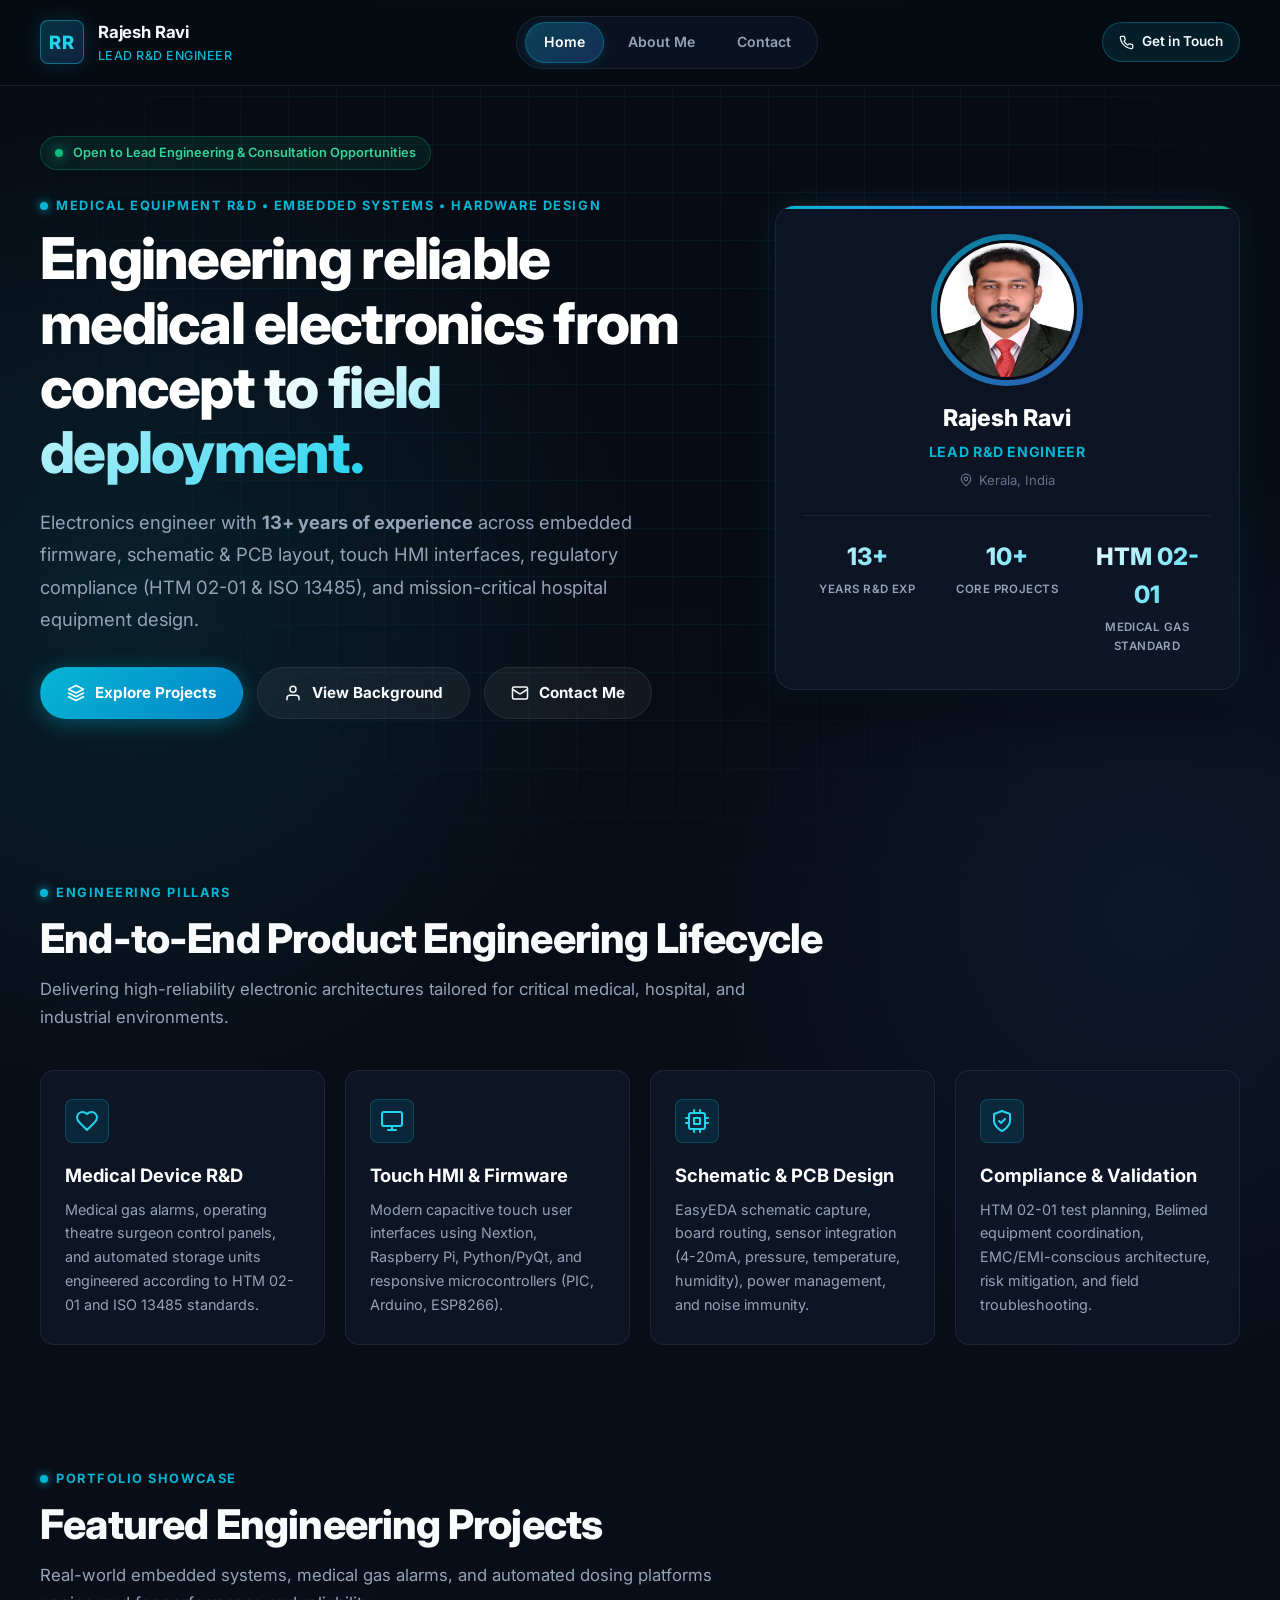
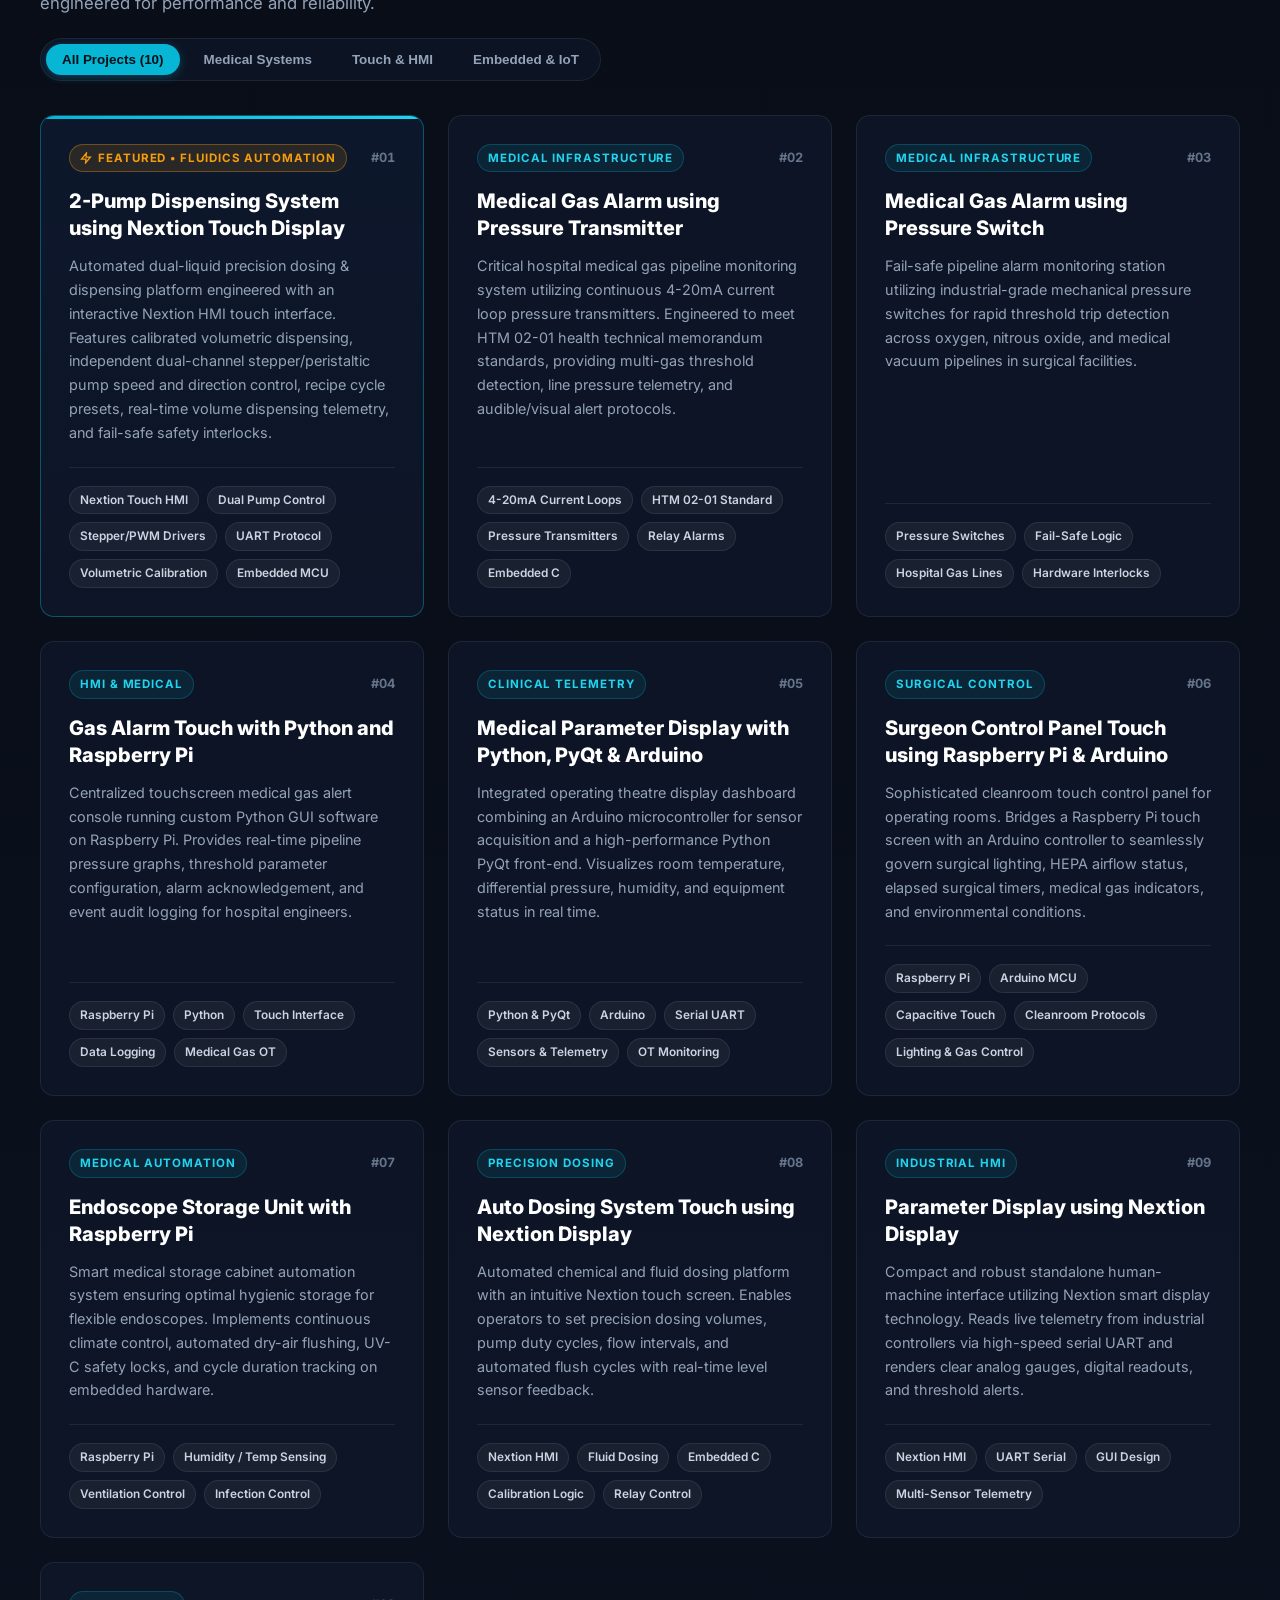
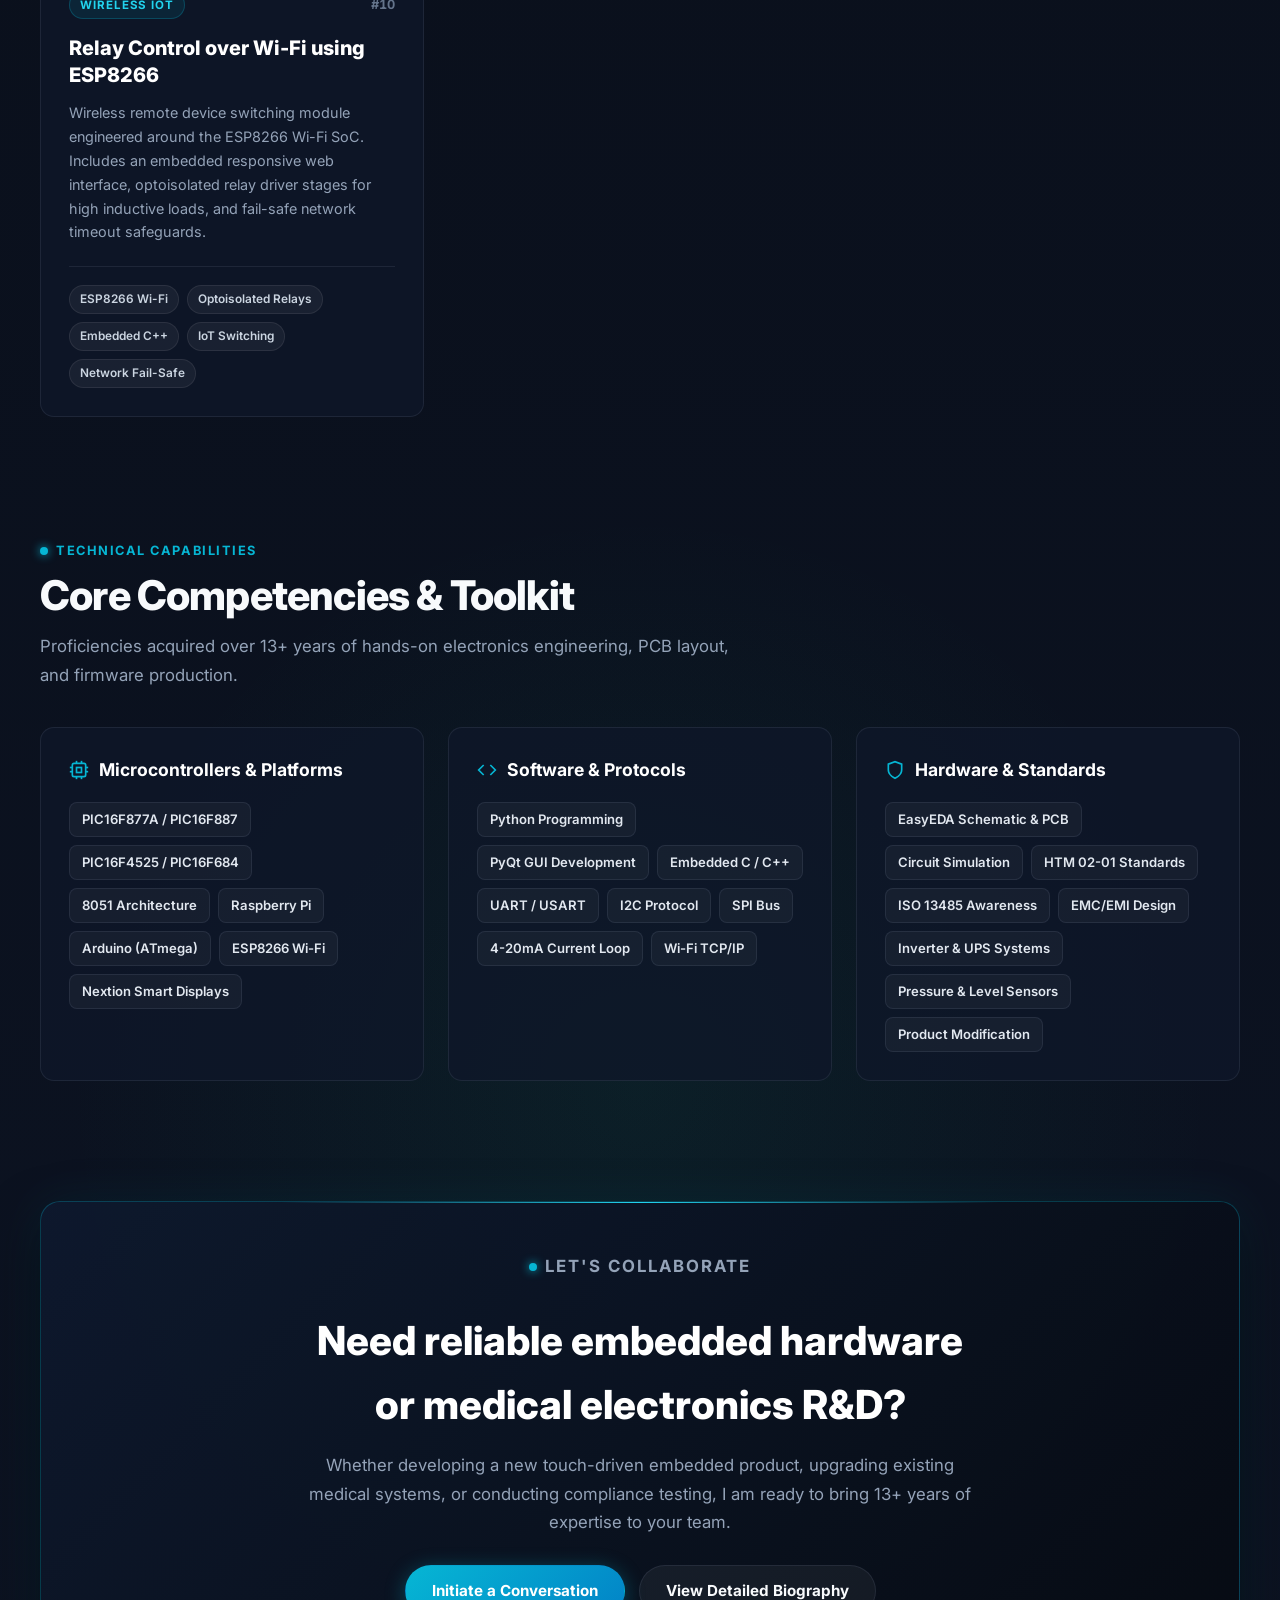
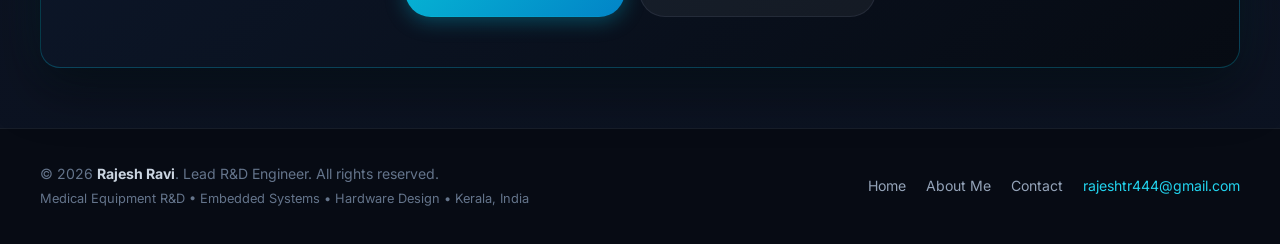
<file: index.html>
<!DOCTYPE html>
<html lang="en">
<head>
  <meta charset="UTF-8">
  <meta name="viewport" content="width=device-width, initial-scale=1.0">
  <title>Rajesh Ravi | Senior R&amp;D Engineer - Medical Equipment &amp; Embedded Systems</title>
  <meta name="description" content="Portfolio of Rajesh Ravi - Lead R&D Engineer with 13+ years specializing in Medical Equipment R&D, Embedded Systems, Hardware Design, Nextion Displays, and ISO 13485 / HTM 02-01 Standards.">
  <link rel="preconnect" href="https://fonts.googleapis.com">
  <link rel="preconnect" href="https://fonts.gstatic.com" crossorigin>
  <link href="https://fonts.googleapis.com/css2?family=Inter:wght@400;500;600;700;800&display=swap" rel="stylesheet">
  <link rel="stylesheet" href="styles.css">
</head>
<body>

  <!-- Navigation Header -->
  <header class="site-header">
    <div class="header-container">
      <a class="brand" href="index.html" aria-label="Rajesh Ravi - Home">
        <span class="brand-mark">RR</span>
        <span class="brand-text">
          <strong>Rajesh Ravi</strong>
          <small>Lead R&amp;D Engineer</small>
        </span>
      </a>

      <nav class="main-nav" aria-label="Primary navigation">
        <a class="active" href="index.html">Home</a>
        <a href="about.html">About Me</a>
        <a href="contact.html">Contact</a>
      </nav>

      <a class="header-cta" href="contact.html">
        <svg width="15" height="15" viewBox="0 0 24 24" fill="none" stroke="currentColor" stroke-width="2" stroke-linecap="round" stroke-linejoin="round"><path d="M22 16.92v3a2 2 0 0 1-2.18 2 19.79 19.79 0 0 1-8.63-3.07 19.5 19.5 0 0 1-6-6 19.79 19.79 0 0 1-3.07-8.67A2 2 0 0 1 4.11 2h3a2 2 0 0 1 2 1.72 12.84 12.84 0 0 0 .7 2.81 2 2 0 0 1-.45 2.11L8.09 9.91a16 16 0 0 0 6 6l1.27-1.27a2 2 0 0 1 2.11-.45 12.84 12.84 0 0 0 2.81.7A2 2 0 0 1 22 16.92z"></path></svg>
        <span>Get in Touch</span>
      </a>
    </div>
  </header>

  <main>
    <!-- Hero Section -->
    <section class="hero-section">
      <div class="hero-copy">
        <div class="status-badge">
          <span class="pulse-dot"></span>
          <span>Open to Lead Engineering &amp; Consultation Opportunities</span>
        </div>
        
        <p class="eyebrow">Medical Equipment R&amp;D • Embedded Systems • Hardware Design</p>
        
        <h1>Engineering reliable medical electronics from <span class="text-gradient">concept to field deployment.</span></h1>
        
        <p class="hero-lead">
          Electronics engineer with <strong>13+ years of experience</strong> across embedded firmware, schematic &amp; PCB layout, 
          touch HMI interfaces, regulatory compliance (HTM 02-01 &amp; ISO 13485), and mission-critical hospital equipment design.
        </p>

        <div class="hero-actions">
          <a class="btn primary" href="#projects">
            <svg width="18" height="18" viewBox="0 0 24 24" fill="none" stroke="currentColor" stroke-width="2" stroke-linecap="round" stroke-linejoin="round"><polygon points="12 2 2 7 12 12 22 7 12 2"></polygon><polyline points="2 17 12 22 22 17"></polyline><polyline points="2 12 12 17 22 12"></polyline></svg>
            <span>Explore Projects</span>
          </a>
          <a class="btn ghost" href="about.html">
            <svg width="18" height="18" viewBox="0 0 24 24" fill="none" stroke="currentColor" stroke-width="2" stroke-linecap="round" stroke-linejoin="round"><path d="M20 21v-2a4 4 0 0 0-4-4H8a4 4 0 0 0-4 4v2"></path><circle cx="12" cy="7" r="4"></circle></svg>
            <span>View Background</span>
          </a>
          <a class="btn ghost" href="contact.html">
            <svg width="18" height="18" viewBox="0 0 24 24" fill="none" stroke="currentColor" stroke-width="2" stroke-linecap="round" stroke-linejoin="round"><rect x="2" y="4" width="20" height="16" rx="2"></rect><path d="m22 7-8.97 5.7a1.94 1.94 0 0 1-2.06 0L2 7"></path></svg>
            <span>Contact Me</span>
          </a>
        </div>
      </div>

      <!-- Hero Profile Card -->
      <aside class="hero-profile-card" aria-label="Professional highlights">
        <div class="profile-avatar-wrapper">
          <img src="rajesh-ravi-photo.jpg" alt="Rajesh Ravi - Lead R&D Engineer">
        </div>
        <h2 class="profile-name">Rajesh Ravi</h2>
        <p class="profile-role">Lead R&amp;D Engineer</p>
        <p class="profile-location">
          <svg width="14" height="14" viewBox="0 0 24 24" fill="none" stroke="currentColor" stroke-width="2" stroke-linecap="round" stroke-linejoin="round"><path d="M20 10c0 6-8 12-8 12s-8-6-8-12a8 8 0 0 1 16 0Z"></path><circle cx="12" cy="10" r="3"></circle></svg>
          <span>Kerala, India</span>
        </p>

        <div class="hero-stats-row">
          <div class="stat-item">
            <strong>13+</strong>
            <span>Years R&amp;D Exp</span>
          </div>
          <div class="stat-item">
            <strong>10+</strong>
            <span>Core Projects</span>
          </div>
          <div class="stat-item">
            <strong>HTM 02-01</strong>
            <span>Medical Gas Standard</span>
          </div>
        </div>
      </aside>
    </section>

    <!-- Core Engineering Competencies -->
    <section class="competencies-section">
      <div class="section-header">
        <p class="eyebrow">Engineering Pillars</p>
        <h2 class="section-title">End-to-End Product Engineering Lifecycle</h2>
        <p class="section-subtitle">Delivering high-reliability electronic architectures tailored for critical medical, hospital, and industrial environments.</p>
      </div>

      <div class="competency-grid">
        <article class="competency-card">
          <div class="competency-icon">
            <svg width="24" height="24" viewBox="0 0 24 24" fill="none" stroke="currentColor" stroke-width="2" stroke-linecap="round" stroke-linejoin="round"><path d="M19 14c1.49-1.46 3-3.21 3-5.5A5.5 5.5 0 0 0 16.5 3c-1.76 0-3 .5-4.5 2-1.5-1.5-2.74-2-4.5-2A5.5 5.5 0 0 0 2 8.5c0 2.3 1.5 4.05 3 5.5l7 7Z"></path></svg>
          </div>
          <h3>Medical Device R&amp;D</h3>
          <p>Medical gas alarms, operating theatre surgeon control panels, and automated storage units engineered according to HTM 02-01 and ISO 13485 standards.</p>
        </article>

        <article class="competency-card">
          <div class="competency-icon">
            <svg width="24" height="24" viewBox="0 0 24 24" fill="none" stroke="currentColor" stroke-width="2" stroke-linecap="round" stroke-linejoin="round"><rect x="2" y="3" width="20" height="14" rx="2" ry="2"></rect><line x1="8" y1="21" x2="16" y2="21"></line><line x1="12" y1="17" x2="12" y2="21"></line></svg>
          </div>
          <h3>Touch HMI &amp; Firmware</h3>
          <p>Modern capacitive touch user interfaces using Nextion, Raspberry Pi, Python/PyQt, and responsive microcontrollers (PIC, Arduino, ESP8266).</p>
        </article>

        <article class="competency-card">
          <div class="competency-icon">
            <svg width="24" height="24" viewBox="0 0 24 24" fill="none" stroke="currentColor" stroke-width="2" stroke-linecap="round" stroke-linejoin="round"><rect x="4" y="4" width="16" height="16" rx="2"></rect><rect x="9" y="9" width="6" height="6"></rect><line x1="9" y1="1" x2="9" y2="4"></line><line x1="15" y1="1" x2="15" y2="4"></line><line x1="9" y1="20" x2="9" y2="23"></line><line x1="15" y1="20" x2="15" y2="23"></line><line x1="20" y1="9" x2="23" y2="9"></line><line x1="20" y1="14" x2="23" y2="14"></line><line x1="1" y1="9" x2="4" y2="9"></line><line x1="1" y1="14" x2="4" y2="14"></line></svg>
          </div>
          <h3>Schematic &amp; PCB Design</h3>
          <p>EasyEDA schematic capture, board routing, sensor integration (4-20mA, pressure, temperature, humidity), power management, and noise immunity.</p>
        </article>

        <article class="competency-card">
          <div class="competency-icon">
            <svg width="24" height="24" viewBox="0 0 24 24" fill="none" stroke="currentColor" stroke-width="2" stroke-linecap="round" stroke-linejoin="round"><path d="M12 22s8-4 8-10V5l-8-3-8 3v7c0 6 8 10 8 10z"></path><path d="m9 12 2 2 4-4"></path></svg>
          </div>
          <h3>Compliance &amp; Validation</h3>
          <p>HTM 02-01 test planning, Belimed equipment coordination, EMC/EMI-conscious architecture, risk mitigation, and field troubleshooting.</p>
        </article>
      </div>
    </section>

    <!-- Engineering Projects Showcase -->
    <section id="projects" class="projects-section">
      <div class="projects-header-wrapper">
        <div class="section-header" style="margin-bottom: 0;">
          <p class="eyebrow">Portfolio Showcase</p>
          <h2 class="section-title">Featured Engineering Projects</h2>
          <p class="section-subtitle">Real-world embedded systems, medical gas alarms, and automated dosing platforms engineered for performance and reliability.</p>
        </div>

        <!-- Filter Tabs -->
        <div class="filter-tabs" role="tablist" aria-label="Project filter tabs">
          <button class="filter-btn active" data-filter="all">All Projects (10)</button>
          <button class="filter-btn" data-filter="medical">Medical Systems</button>
          <button class="filter-btn" data-filter="hmi">Touch &amp; HMI</button>
          <button class="filter-btn" data-filter="embedded">Embedded &amp; IoT</button>
        </div>
      </div>

      <div class="projects-grid">
        
        <!-- PROJECT 1: 2-Pump Dispensing System using Nextion Touch Display (NEW & FEATURED) -->
        <article class="project-card featured" data-category="hmi embedded">
          <div class="card-top">
            <span class="project-category-tag">
              <svg width="12" height="12" viewBox="0 0 24 24" fill="none" stroke="currentColor" stroke-width="2.5"><polygon points="13 2 3 14 12 14 11 22 21 10 12 10 13 2"></polygon></svg>
              Featured • Fluidics Automation
            </span>
            <span class="project-id">#01</span>
          </div>
          <h3 class="project-title">2-Pump Dispensing System using Nextion Touch Display</h3>
          <p class="project-desc">
            Automated dual-liquid precision dosing &amp; dispensing platform engineered with an interactive Nextion HMI touch interface. Features calibrated volumetric dispensing, independent dual-channel stepper/peristaltic pump speed and direction control, recipe cycle presets, real-time volume dispensing telemetry, and fail-safe safety interlocks.
          </p>
          <div class="tech-tag-group">
            <span class="tech-tag">Nextion Touch HMI</span>
            <span class="tech-tag">Dual Pump Control</span>
            <span class="tech-tag">Stepper/PWM Drivers</span>
            <span class="tech-tag">UART Protocol</span>
            <span class="tech-tag">Volumetric Calibration</span>
            <span class="tech-tag">Embedded MCU</span>
          </div>
        </article>

        <!-- PROJECT 2: Medical Gas Alarm using Pressure Transmitter -->
        <article class="project-card" data-category="medical">
          <div class="card-top">
            <span class="project-category-tag">Medical Infrastructure</span>
            <span class="project-id">#02</span>
          </div>
          <h3 class="project-title">Medical Gas Alarm using Pressure Transmitter</h3>
          <p class="project-desc">
            Critical hospital medical gas pipeline monitoring system utilizing continuous 4-20mA current loop pressure transmitters. Engineered to meet HTM 02-01 health technical memorandum standards, providing multi-gas threshold detection, line pressure telemetry, and audible/visual alert protocols.
          </p>
          <div class="tech-tag-group">
            <span class="tech-tag">4-20mA Current Loops</span>
            <span class="tech-tag">HTM 02-01 Standard</span>
            <span class="tech-tag">Pressure Transmitters</span>
            <span class="tech-tag">Relay Alarms</span>
            <span class="tech-tag">Embedded C</span>
          </div>
        </article>

        <!-- PROJECT 3: Medical Gas Alarm using Pressure Switch -->
        <article class="project-card" data-category="medical">
          <div class="card-top">
            <span class="project-category-tag">Medical Infrastructure</span>
            <span class="project-id">#03</span>
          </div>
          <h3 class="project-title">Medical Gas Alarm using Pressure Switch</h3>
          <p class="project-desc">
            Fail-safe pipeline alarm monitoring station utilizing industrial-grade mechanical pressure switches for rapid threshold trip detection across oxygen, nitrous oxide, and medical vacuum pipelines in surgical facilities.
          </p>
          <div class="tech-tag-group">
            <span class="tech-tag">Pressure Switches</span>
            <span class="tech-tag">Fail-Safe Logic</span>
            <span class="tech-tag">Hospital Gas Lines</span>
            <span class="tech-tag">Hardware Interlocks</span>
          </div>
        </article>

        <!-- PROJECT 4: Gas Alarm Touch with Python & Raspberry Pi -->
        <article class="project-card" data-category="medical hmi">
          <div class="card-top">
            <span class="project-category-tag">HMI &amp; Medical</span>
            <span class="project-id">#04</span>
          </div>
          <h3 class="project-title">Gas Alarm Touch with Python and Raspberry Pi</h3>
          <p class="project-desc">
            Centralized touchscreen medical gas alert console running custom Python GUI software on Raspberry Pi. Provides real-time pipeline pressure graphs, threshold parameter configuration, alarm acknowledgement, and event audit logging for hospital engineers.
          </p>
          <div class="tech-tag-group">
            <span class="tech-tag">Raspberry Pi</span>
            <span class="tech-tag">Python</span>
            <span class="tech-tag">Touch Interface</span>
            <span class="tech-tag">Data Logging</span>
            <span class="tech-tag">Medical Gas OT</span>
          </div>
        </article>

        <!-- PROJECT 5: Medical Parameter Display with Python, PyQt and Arduino -->
        <article class="project-card" data-category="medical hmi embedded">
          <div class="card-top">
            <span class="project-category-tag">Clinical Telemetry</span>
            <span class="project-id">#05</span>
          </div>
          <h3 class="project-title">Medical Parameter Display with Python, PyQt &amp; Arduino</h3>
          <p class="project-desc">
            Integrated operating theatre display dashboard combining an Arduino microcontroller for sensor acquisition and a high-performance Python PyQt front-end. Visualizes room temperature, differential pressure, humidity, and equipment status in real time.
          </p>
          <div class="tech-tag-group">
            <span class="tech-tag">Python &amp; PyQt</span>
            <span class="tech-tag">Arduino</span>
            <span class="tech-tag">Serial UART</span>
            <span class="tech-tag">Sensors &amp; Telemetry</span>
            <span class="tech-tag">OT Monitoring</span>
          </div>
        </article>

        <!-- PROJECT 6: Surgeon Control Panel Touch using Raspberry Pi & Arduino -->
        <article class="project-card" data-category="medical hmi embedded">
          <div class="card-top">
            <span class="project-category-tag">Surgical Control</span>
            <span class="project-id">#06</span>
          </div>
          <h3 class="project-title">Surgeon Control Panel Touch using Raspberry Pi &amp; Arduino</h3>
          <p class="project-desc">
            Sophisticated cleanroom touch control panel for operating rooms. Bridges a Raspberry Pi touch screen with an Arduino controller to seamlessly govern surgical lighting, HEPA airflow status, elapsed surgical timers, medical gas indicators, and environmental conditions.
          </p>
          <div class="tech-tag-group">
            <span class="tech-tag">Raspberry Pi</span>
            <span class="tech-tag">Arduino MCU</span>
            <span class="tech-tag">Capacitive Touch</span>
            <span class="tech-tag">Cleanroom Protocols</span>
            <span class="tech-tag">Lighting &amp; Gas Control</span>
          </div>
        </article>

        <!-- PROJECT 7: Endoscope Storage Unit with Raspberry Pi -->
        <article class="project-card" data-category="medical embedded">
          <div class="card-top">
            <span class="project-category-tag">Medical Automation</span>
            <span class="project-id">#07</span>
          </div>
          <h3 class="project-title">Endoscope Storage Unit with Raspberry Pi</h3>
          <p class="project-desc">
            Smart medical storage cabinet automation system ensuring optimal hygienic storage for flexible endoscopes. Implements continuous climate control, automated dry-air flushing, UV-C safety locks, and cycle duration tracking on embedded hardware.
          </p>
          <div class="tech-tag-group">
            <span class="tech-tag">Raspberry Pi</span>
            <span class="tech-tag">Humidity / Temp Sensing</span>
            <span class="tech-tag">Ventilation Control</span>
            <span class="tech-tag">Infection Control</span>
          </div>
        </article>

        <!-- PROJECT 8: Auto Dosing System Touch using Nextion Display -->
        <article class="project-card" data-category="hmi embedded">
          <div class="card-top">
            <span class="project-category-tag">Precision Dosing</span>
            <span class="project-id">#08</span>
          </div>
          <h3 class="project-title">Auto Dosing System Touch using Nextion Display</h3>
          <p class="project-desc">
            Automated chemical and fluid dosing platform with an intuitive Nextion touch screen. Enables operators to set precision dosing volumes, pump duty cycles, flow intervals, and automated flush cycles with real-time level sensor feedback.
          </p>
          <div class="tech-tag-group">
            <span class="tech-tag">Nextion HMI</span>
            <span class="tech-tag">Fluid Dosing</span>
            <span class="tech-tag">Embedded C</span>
            <span class="tech-tag">Calibration Logic</span>
            <span class="tech-tag">Relay Control</span>
          </div>
        </article>

        <!-- PROJECT 9: Parameter Display using Nextion Display -->
        <article class="project-card" data-category="hmi embedded">
          <div class="card-top">
            <span class="project-category-tag">Industrial HMI</span>
            <span class="project-id">#09</span>
          </div>
          <h3 class="project-title">Parameter Display using Nextion Display</h3>
          <p class="project-desc">
            Compact and robust standalone human-machine interface utilizing Nextion smart display technology. Reads live telemetry from industrial controllers via high-speed serial UART and renders clear analog gauges, digital readouts, and threshold alerts.
          </p>
          <div class="tech-tag-group">
            <span class="tech-tag">Nextion HMI</span>
            <span class="tech-tag">UART Serial</span>
            <span class="tech-tag">GUI Design</span>
            <span class="tech-tag">Multi-Sensor Telemetry</span>
          </div>
        </article>

        <!-- PROJECT 10: Relay Control over Wi-Fi using ESP8266 -->
        <article class="project-card" data-category="embedded">
          <div class="card-top">
            <span class="project-category-tag">Wireless IoT</span>
            <span class="project-id">#10</span>
          </div>
          <h3 class="project-title">Relay Control over Wi-Fi using ESP8266</h3>
          <p class="project-desc">
            Wireless remote device switching module engineered around the ESP8266 Wi-Fi SoC. Includes an embedded responsive web interface, optoisolated relay driver stages for high inductive loads, and fail-safe network timeout safeguards.
          </p>
          <div class="tech-tag-group">
            <span class="tech-tag">ESP8266 Wi-Fi</span>
            <span class="tech-tag">Optoisolated Relays</span>
            <span class="tech-tag">Embedded C++</span>
            <span class="tech-tag">IoT Switching</span>
            <span class="tech-tag">Network Fail-Safe</span>
          </div>
        </article>

      </div>
    </section>

    <!-- Technical Skills Matrix -->
    <section class="skills-section">
      <div class="section-header">
        <p class="eyebrow">Technical Capabilities</p>
        <h2 class="section-title">Core Competencies &amp; Toolkit</h2>
        <p class="section-subtitle">Proficiencies acquired over 13+ years of hands-on electronics engineering, PCB layout, and firmware production.</p>
      </div>

      <div class="skills-matrix">
        <div class="matrix-group">
          <h3>
            <svg width="20" height="20" viewBox="0 0 24 24" fill="none" stroke="currentColor" stroke-width="2"><rect x="4" y="4" width="16" height="16" rx="2"></rect><rect x="9" y="9" width="6" height="6"></rect><line x1="9" y1="1" x2="9" y2="4"></line><line x1="15" y1="1" x2="15" y2="4"></line><line x1="9" y1="20" x2="9" y2="23"></line><line x1="15" y1="20" x2="15" y2="23"></line><line x1="20" y1="9" x2="23" y2="9"></line><line x1="20" y1="14" x2="23" y2="14"></line><line x1="1" y1="9" x2="4" y2="9"></line><line x1="1" y1="14" x2="4" y2="14"></line></svg>
            Microcontrollers &amp; Platforms
          </h3>
          <div class="skill-badges">
            <span class="skill-chip">PIC16F877A / PIC16F887</span>
            <span class="skill-chip">PIC16F4525 / PIC16F684</span>
            <span class="skill-chip">8051 Architecture</span>
            <span class="skill-chip">Raspberry Pi</span>
            <span class="skill-chip">Arduino (ATmega)</span>
            <span class="skill-chip">ESP8266 Wi-Fi</span>
            <span class="skill-chip">Nextion Smart Displays</span>
          </div>
        </div>

        <div class="matrix-group">
          <h3>
            <svg width="20" height="20" viewBox="0 0 24 24" fill="none" stroke="currentColor" stroke-width="2"><polyline points="16 18 22 12 16 6"></polyline><polyline points="8 6 2 12 8 18"></polyline></svg>
            Software &amp; Protocols
          </h3>
          <div class="skill-badges">
            <span class="skill-chip">Python Programming</span>
            <span class="skill-chip">PyQt GUI Development</span>
            <span class="skill-chip">Embedded C / C++</span>
            <span class="skill-chip">UART / USART</span>
            <span class="skill-chip">I2C Protocol</span>
            <span class="skill-chip">SPI Bus</span>
            <span class="skill-chip">4-20mA Current Loop</span>
            <span class="skill-chip">Wi-Fi TCP/IP</span>
          </div>
        </div>

        <div class="matrix-group">
          <h3>
            <svg width="20" height="20" viewBox="0 0 24 24" fill="none" stroke="currentColor" stroke-width="2"><path d="M12 22s8-4 8-10V5l-8-3-8 3v7c0 6 8 10 8 10z"></path></svg>
            Hardware &amp; Standards
          </h3>
          <div class="skill-badges">
            <span class="skill-chip">EasyEDA Schematic &amp; PCB</span>
            <span class="skill-chip">Circuit Simulation</span>
            <span class="skill-chip">HTM 02-01 Standards</span>
            <span class="skill-chip">ISO 13485 Awareness</span>
            <span class="skill-chip">EMC/EMI Design</span>
            <span class="skill-chip">Inverter &amp; UPS Systems</span>
            <span class="skill-chip">Pressure &amp; Level Sensors</span>
            <span class="skill-chip">Product Modification</span>
          </div>
        </div>
      </div>
    </section>

    <!-- Call to Action Banner -->
    <section class="cta-banner">
      <div class="cta-content">
        <p class="eyebrow" style="justify-content: center;">Let's Collaborate</p>
        <h2>Need reliable embedded hardware or medical electronics R&amp;D?</h2>
        <p>
          Whether developing a new touch-driven embedded product, upgrading existing medical systems, 
          or conducting compliance testing, I am ready to bring 13+ years of expertise to your team.
        </p>
        <div style="display: flex; justify-content: center; gap: 14px; flex-wrap: wrap;">
          <a class="btn primary" href="contact.html">Initiate a Conversation</a>
          <a class="btn ghost" href="about.html">View Detailed Biography</a>
        </div>
      </div>
    </section>
  </main>

  <!-- Site Footer -->
  <footer class="site-footer">
    <div class="footer-container">
      <div class="footer-copy">
        <p>&copy; 2026 <strong>Rajesh Ravi</strong>. Lead R&amp;D Engineer. All rights reserved.</p>
        <p style="margin-top: 4px; font-size: 0.8rem; color: var(--text-muted);">Medical Equipment R&amp;D • Embedded Systems • Hardware Design • Kerala, India</p>
      </div>

      <div class="footer-links">
        <a href="index.html">Home</a>
        <a href="about.html">About Me</a>
        <a href="contact.html">Contact</a>
        <a href="mailto:rajeshtr444@gmail.com" style="color: var(--cyan-bright);">rajeshtr444@gmail.com</a>
      </div>
    </div>
  </footer>

  <!-- Interactive Project Filter Script -->
  <script>
    document.addEventListener('DOMContentLoaded', function() {
      const filterBtns = document.querySelectorAll('.filter-btn');
      const projectCards = document.querySelectorAll('.project-card');

      filterBtns.forEach(btn => {
        btn.addEventListener('click', () => {
          filterBtns.forEach(b => b.classList.remove('active'));
          btn.classList.add('active');

          const filter = btn.getAttribute('data-filter');

          projectCards.forEach(card => {
            const categories = card.getAttribute('data-category') || '';
            if (filter === 'all' || categories.includes(filter)) {
              card.style.display = 'flex';
            } else {
              card.style.display = 'none';
            }
          });
        });
      });
    });
  </script>
</body>
</html>
</file>
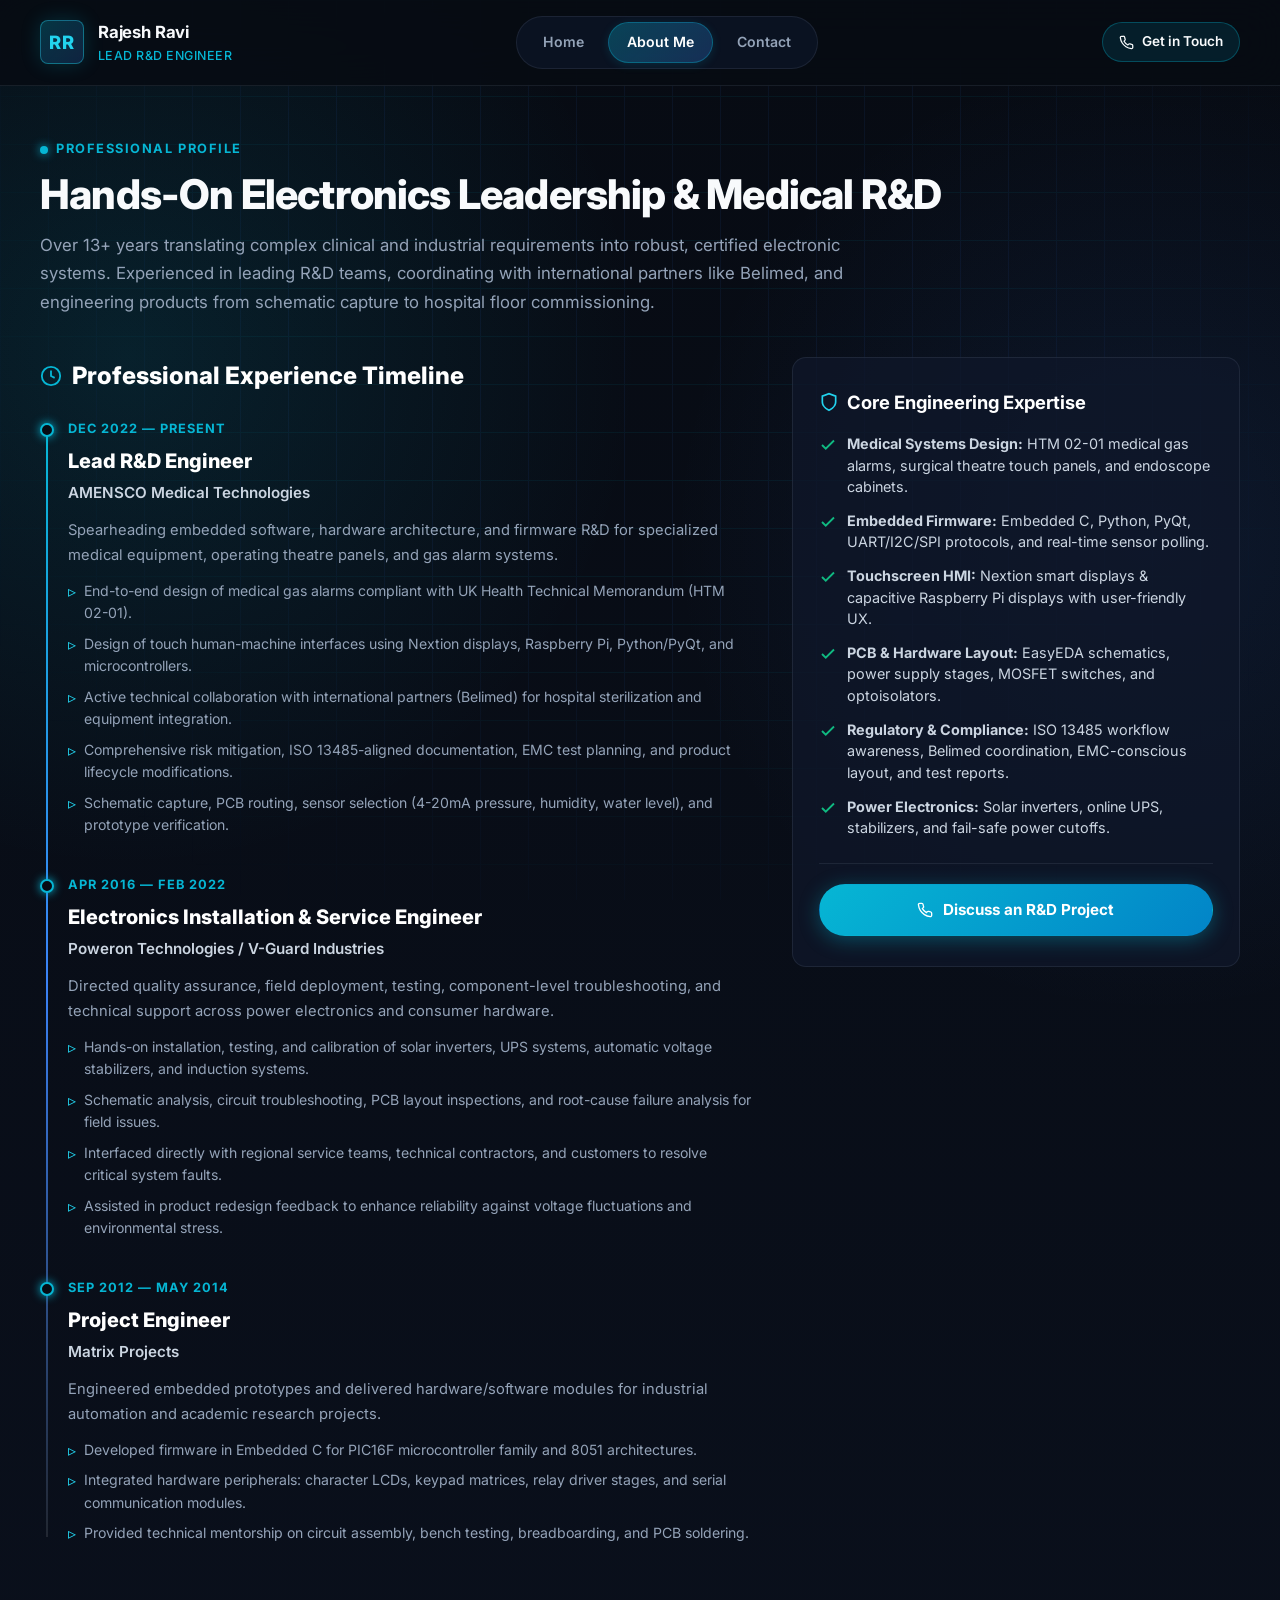
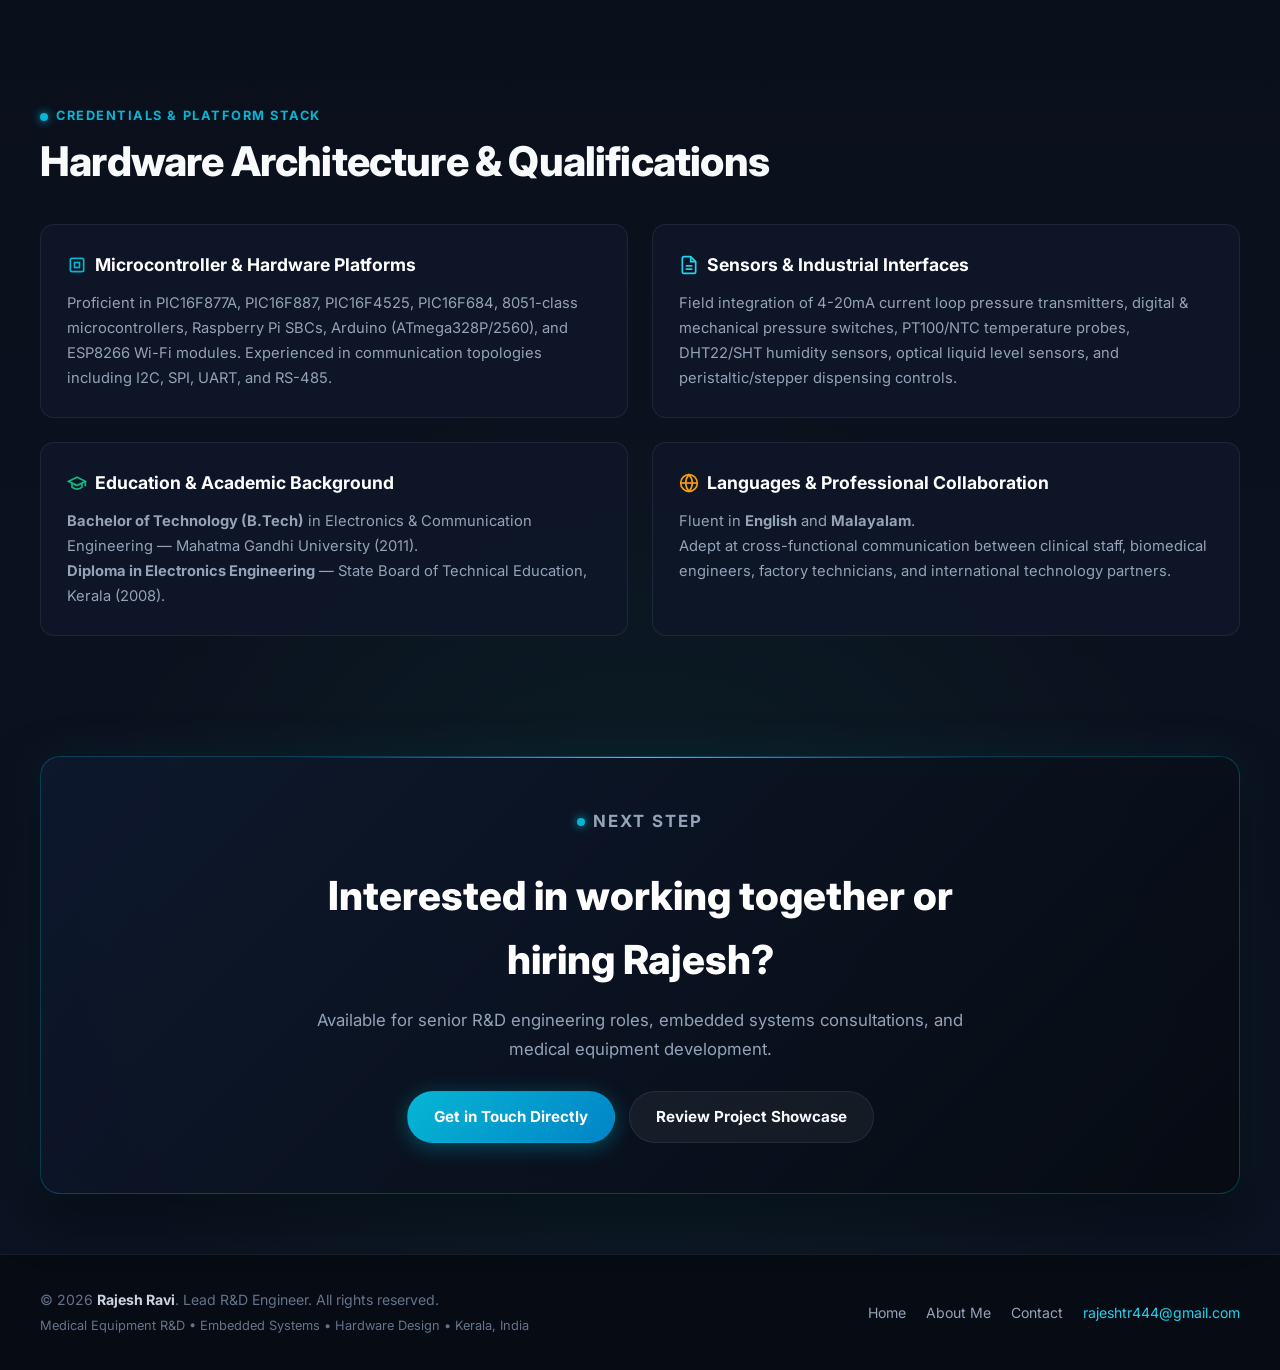
<file: about.html>
<!DOCTYPE html>
<html lang="en">
<head>
  <meta charset="UTF-8">
  <meta name="viewport" content="width=device-width, initial-scale=1.0">
  <title>About Me | Rajesh Ravi - Lead R&amp;D Engineer</title>
  <meta name="description" content="Professional background and 13+ years engineering experience of Rajesh Ravi - Lead R&D Engineer specializing in medical equipment, embedded systems, firmware, and PCB design.">
  <link rel="preconnect" href="https://fonts.googleapis.com">
  <link rel="preconnect" href="https://fonts.gstatic.com" crossorigin>
  <link href="https://fonts.googleapis.com/css2?family=Inter:wght@400;500;600;700;800&display=swap" rel="stylesheet">
  <link rel="stylesheet" href="styles.css">
</head>
<body>

  <!-- Navigation Header -->
  <header class="site-header">
    <div class="header-container">
      <a class="brand" href="index.html" aria-label="Rajesh Ravi - Home">
        <span class="brand-mark">RR</span>
        <span class="brand-text">
          <strong>Rajesh Ravi</strong>
          <small>Lead R&amp;D Engineer</small>
        </span>
      </a>

      <nav class="main-nav" aria-label="Primary navigation">
        <a href="index.html">Home</a>
        <a class="active" href="about.html">About Me</a>
        <a href="contact.html">Contact</a>
      </nav>

      <a class="header-cta" href="contact.html">
        <svg width="15" height="15" viewBox="0 0 24 24" fill="none" stroke="currentColor" stroke-width="2" stroke-linecap="round" stroke-linejoin="round"><path d="M22 16.92v3a2 2 0 0 1-2.18 2 19.79 19.79 0 0 1-8.63-3.07 19.5 19.5 0 0 1-6-6 19.79 19.79 0 0 1-3.07-8.67A2 2 0 0 1 4.11 2h3a2 2 0 0 1 2 1.72 12.84 12.84 0 0 0 .7 2.81 2 2 0 0 1-.45 2.11L8.09 9.91a16 16 0 0 0 6 6l1.27-1.27a2 2 0 0 1 2.11-.45 12.84 12.84 0 0 0 2.81.7A2 2 0 0 1 22 16.92z"></path></svg>
        <span>Get in Touch</span>
      </a>
    </div>
  </header>

  <main>
    <!-- About Page Header -->
    <section class="about-hero">
      <p class="eyebrow">Professional Profile</p>
      <h1 class="section-title">Hands-On Electronics Leadership &amp; Medical R&amp;D</h1>
      <p class="section-subtitle" style="max-width: 820px;">
        Over 13+ years translating complex clinical and industrial requirements into robust, certified electronic systems. 
        Experienced in leading R&amp;D teams, coordinating with international partners like Belimed, and engineering products from schematic capture to hospital floor commissioning.
      </p>
    </section>

    <!-- Career Timeline & Core Skills Layout -->
    <section style="padding-top: 10px;">
      <div class="about-grid">
        
        <!-- Career Timeline Column -->
        <div>
          <h2 style="font-size: 1.5rem; font-weight: 800; color: #fff; margin-bottom: 24px; display: flex; align-items: center; gap: 10px;">
            <svg width="22" height="22" viewBox="0 0 24 24" fill="none" stroke="var(--teal-primary)" stroke-width="2"><circle cx="12" cy="12" r="10"></circle><polyline points="12 6 12 12 16 14"></polyline></svg>
            Professional Experience Timeline
          </h2>

          <div class="timeline">
            <!-- Position 1 -->
            <div class="timeline-item">
              <span class="timeline-dot"></span>
              <span class="timeline-date">Dec 2022 &mdash; Present</span>
              <h3 class="timeline-role">Lead R&amp;D Engineer</h3>
              <p class="timeline-company">AMENSCO Medical Technologies</p>
              <p class="timeline-desc">
                Spearheading embedded software, hardware architecture, and firmware R&amp;D for specialized medical equipment, operating theatre panels, and gas alarm systems.
              </p>
              <ul class="timeline-highlights">
                <li>End-to-end design of medical gas alarms compliant with UK Health Technical Memorandum (HTM 02-01).</li>
                <li>Design of touch human-machine interfaces using Nextion displays, Raspberry Pi, Python/PyQt, and microcontrollers.</li>
                <li>Active technical collaboration with international partners (Belimed) for hospital sterilization and equipment integration.</li>
                <li>Comprehensive risk mitigation, ISO 13485-aligned documentation, EMC test planning, and product lifecycle modifications.</li>
                <li>Schematic capture, PCB routing, sensor selection (4-20mA pressure, humidity, water level), and prototype verification.</li>
              </ul>
            </div>

            <!-- Position 2 -->
            <div class="timeline-item">
              <span class="timeline-dot"></span>
              <span class="timeline-date">Apr 2016 &mdash; Feb 2022</span>
              <h3 class="timeline-role">Electronics Installation &amp; Service Engineer</h3>
              <p class="timeline-company">Poweron Technologies / V-Guard Industries</p>
              <p class="timeline-desc">
                Directed quality assurance, field deployment, testing, component-level troubleshooting, and technical support across power electronics and consumer hardware.
              </p>
              <ul class="timeline-highlights">
                <li>Hands-on installation, testing, and calibration of solar inverters, UPS systems, automatic voltage stabilizers, and induction systems.</li>
                <li>Schematic analysis, circuit troubleshooting, PCB layout inspections, and root-cause failure analysis for field issues.</li>
                <li>Interfaced directly with regional service teams, technical contractors, and customers to resolve critical system faults.</li>
                <li>Assisted in product redesign feedback to enhance reliability against voltage fluctuations and environmental stress.</li>
              </ul>
            </div>

            <!-- Position 3 -->
            <div class="timeline-item">
              <span class="timeline-dot"></span>
              <span class="timeline-date">Sep 2012 &mdash; May 2014</span>
              <h3 class="timeline-role">Project Engineer</h3>
              <p class="timeline-company">Matrix Projects</p>
              <p class="timeline-desc">
                Engineered embedded prototypes and delivered hardware/software modules for industrial automation and academic research projects.
              </p>
              <ul class="timeline-highlights">
                <li>Developed firmware in Embedded C for PIC16F microcontroller family and 8051 architectures.</li>
                <li>Integrated hardware peripherals: character LCDs, keypad matrices, relay driver stages, and serial communication modules.</li>
                <li>Provided technical mentorship on circuit assembly, bench testing, breadboarding, and PCB soldering.</li>
              </ul>
            </div>
          </div>
        </div>

        <!-- Sidebar Panel: Core Expertise & Standards -->
        <aside class="sidebar-panel">
          <h3>
            <svg width="20" height="20" viewBox="0 0 24 24" fill="none" stroke="var(--cyan-bright)" stroke-width="2"><path d="M12 22s8-4 8-10V5l-8-3-8 3v7c0 6 8 10 8 10z"></path></svg>
            Core Engineering Expertise
          </h3>
          <ul class="expertise-list">
            <li>
              <svg width="18" height="18" viewBox="0 0 24 24" fill="none" stroke="currentColor" stroke-width="2.5"><polyline points="20 6 9 17 4 12"></polyline></svg>
              <span><strong>Medical Systems Design:</strong> HTM 02-01 medical gas alarms, surgical theatre touch panels, and endoscope cabinets.</span>
            </li>
            <li>
              <svg width="18" height="18" viewBox="0 0 24 24" fill="none" stroke="currentColor" stroke-width="2.5"><polyline points="20 6 9 17 4 12"></polyline></svg>
              <span><strong>Embedded Firmware:</strong> Embedded C, Python, PyQt, UART/I2C/SPI protocols, and real-time sensor polling.</span>
            </li>
            <li>
              <svg width="18" height="18" viewBox="0 0 24 24" fill="none" stroke="currentColor" stroke-width="2.5"><polyline points="20 6 9 17 4 12"></polyline></svg>
              <span><strong>Touchscreen HMI:</strong> Nextion smart displays &amp; capacitive Raspberry Pi displays with user-friendly UX.</span>
            </li>
            <li>
              <svg width="18" height="18" viewBox="0 0 24 24" fill="none" stroke="currentColor" stroke-width="2.5"><polyline points="20 6 9 17 4 12"></polyline></svg>
              <span><strong>PCB &amp; Hardware Layout:</strong> EasyEDA schematics, power supply stages, MOSFET switches, and optoisolators.</span>
            </li>
            <li>
              <svg width="18" height="18" viewBox="0 0 24 24" fill="none" stroke="currentColor" stroke-width="2.5"><polyline points="20 6 9 17 4 12"></polyline></svg>
              <span><strong>Regulatory &amp; Compliance:</strong> ISO 13485 workflow awareness, Belimed coordination, EMC-conscious layout, and test reports.</span>
            </li>
            <li>
              <svg width="18" height="18" viewBox="0 0 24 24" fill="none" stroke="currentColor" stroke-width="2.5"><polyline points="20 6 9 17 4 12"></polyline></svg>
              <span><strong>Power Electronics:</strong> Solar inverters, online UPS, stabilizers, and fail-safe power cutoffs.</span>
            </li>
          </ul>

          <div style="margin-top: 24px; padding-top: 20px; border-top: 1px solid var(--panel-border);">
            <a class="btn primary" href="contact.html" style="width: 100%;">
              <svg width="16" height="16" viewBox="0 0 24 24" fill="none" stroke="currentColor" stroke-width="2"><path d="M22 16.92v3a2 2 0 0 1-2.18 2 19.79 19.79 0 0 1-8.63-3.07 19.5 19.5 0 0 1-6-6 19.79 19.79 0 0 1-3.07-8.67A2 2 0 0 1 4.11 2h3a2 2 0 0 1 2 1.72 12.84 12.84 0 0 0 .7 2.81 2 2 0 0 1-.45 2.11L8.09 9.91a16 16 0 0 0 6 6l1.27-1.27a2 2 0 0 1 2.11-.45 12.84 12.84 0 0 0 2.81.7A2 2 0 0 1 22 16.92z"></path></svg>
              <span>Discuss an R&amp;D Project</span>
            </a>
          </div>
        </aside>

      </div>
    </section>

    <!-- Technical Platforms & Background Grid -->
    <section>
      <div class="section-header">
        <p class="eyebrow">Credentials &amp; Platform Stack</p>
        <h2 class="section-title">Hardware Architecture &amp; Qualifications</h2>
      </div>

      <div class="details-grid">
        <article class="detail-card">
          <h3>
            <svg width="20" height="20" viewBox="0 0 24 24" fill="none" stroke="var(--teal-primary)" stroke-width="2"><rect x="4" y="4" width="16" height="16" rx="2"></rect><rect x="9" y="9" width="6" height="6"></rect></svg>
            Microcontroller &amp; Hardware Platforms
          </h3>
          <p>
            Proficient in PIC16F877A, PIC16F887, PIC16F4525, PIC16F684, 8051-class microcontrollers, Raspberry Pi SBCs, Arduino (ATmega328P/2560), and ESP8266 Wi-Fi modules. Experienced in communication topologies including I2C, SPI, UART, and RS-485.
          </p>
        </article>

        <article class="detail-card">
          <h3>
            <svg width="20" height="20" viewBox="0 0 24 24" fill="none" stroke="var(--cyan-bright)" stroke-width="2"><path d="M14 2H6a2 2 0 0 0-2 2v16a2 2 0 0 0 2 2h12a2 2 0 0 0 2-2V8z"></path><polyline points="14 2 14 8 20 8"></polyline><line x1="16" y1="13" x2="8" y2="13"></line><line x1="16" y1="17" x2="8" y2="17"></line></svg>
            Sensors &amp; Industrial Interfaces
          </h3>
          <p>
            Field integration of 4-20mA current loop pressure transmitters, digital &amp; mechanical pressure switches, PT100/NTC temperature probes, DHT22/SHT humidity sensors, optical liquid level sensors, and peristaltic/stepper dispensing controls.
          </p>
        </article>

        <article class="detail-card">
          <h3>
            <svg width="20" height="20" viewBox="0 0 24 24" fill="none" stroke="var(--emerald)" stroke-width="2"><path d="M22 10v6M2 10l10-5 10 5-10 5z"></path><path d="M6 12v5c3 3 9 3 12 0v-5"></path></svg>
            Education &amp; Academic Background
          </h3>
          <p>
            <strong>Bachelor of Technology (B.Tech)</strong> in Electronics &amp; Communication Engineering &mdash; Mahatma Gandhi University (2011).<br>
            <strong>Diploma in Electronics Engineering</strong> &mdash; State Board of Technical Education, Kerala (2008).
          </p>
        </article>

        <article class="detail-card">
          <h3>
            <svg width="20" height="20" viewBox="0 0 24 24" fill="none" stroke="var(--amber)" stroke-width="2"><circle cx="12" cy="12" r="10"></circle><line x1="2" y1="12" x2="22" y2="12"></line><path d="M12 2a15.3 15.3 0 0 1 4 10 15.3 15.3 0 0 1-4 10 15.3 15.3 0 0 1-4-10 15.3 15.3 0 0 1 4-10z"></path></svg>
            Languages &amp; Professional Collaboration
          </h3>
          <p>
            Fluent in <strong>English</strong> and <strong>Malayalam</strong>.<br>
            Adept at cross-functional communication between clinical staff, biomedical engineers, factory technicians, and international technology partners.
          </p>
        </article>
      </div>
    </section>

    <!-- Call to Action Banner -->
    <section class="cta-banner">
      <div class="cta-content">
        <p class="eyebrow" style="justify-content: center;">Next Step</p>
        <h2>Interested in working together or hiring Rajesh?</h2>
        <p>Available for senior R&amp;D engineering roles, embedded systems consultations, and medical equipment development.</p>
        <div style="display: flex; justify-content: center; gap: 14px; flex-wrap: wrap;">
          <a class="btn primary" href="contact.html">Get in Touch Directly</a>
          <a class="btn ghost" href="index.html#projects">Review Project Showcase</a>
        </div>
      </div>
    </section>
  </main>

  <!-- Site Footer -->
  <footer class="site-footer">
    <div class="footer-container">
      <div class="footer-copy">
        <p>&copy; 2026 <strong>Rajesh Ravi</strong>. Lead R&amp;D Engineer. All rights reserved.</p>
        <p style="margin-top: 4px; font-size: 0.8rem; color: var(--text-muted);">Medical Equipment R&amp;D • Embedded Systems • Hardware Design • Kerala, India</p>
      </div>

      <div class="footer-links">
        <a href="index.html">Home</a>
        <a href="about.html">About Me</a>
        <a href="contact.html">Contact</a>
        <a href="mailto:rajeshtr444@gmail.com" style="color: var(--cyan-bright);">rajeshtr444@gmail.com</a>
      </div>
    </div>
  </footer>

</body>
</html>
</file>
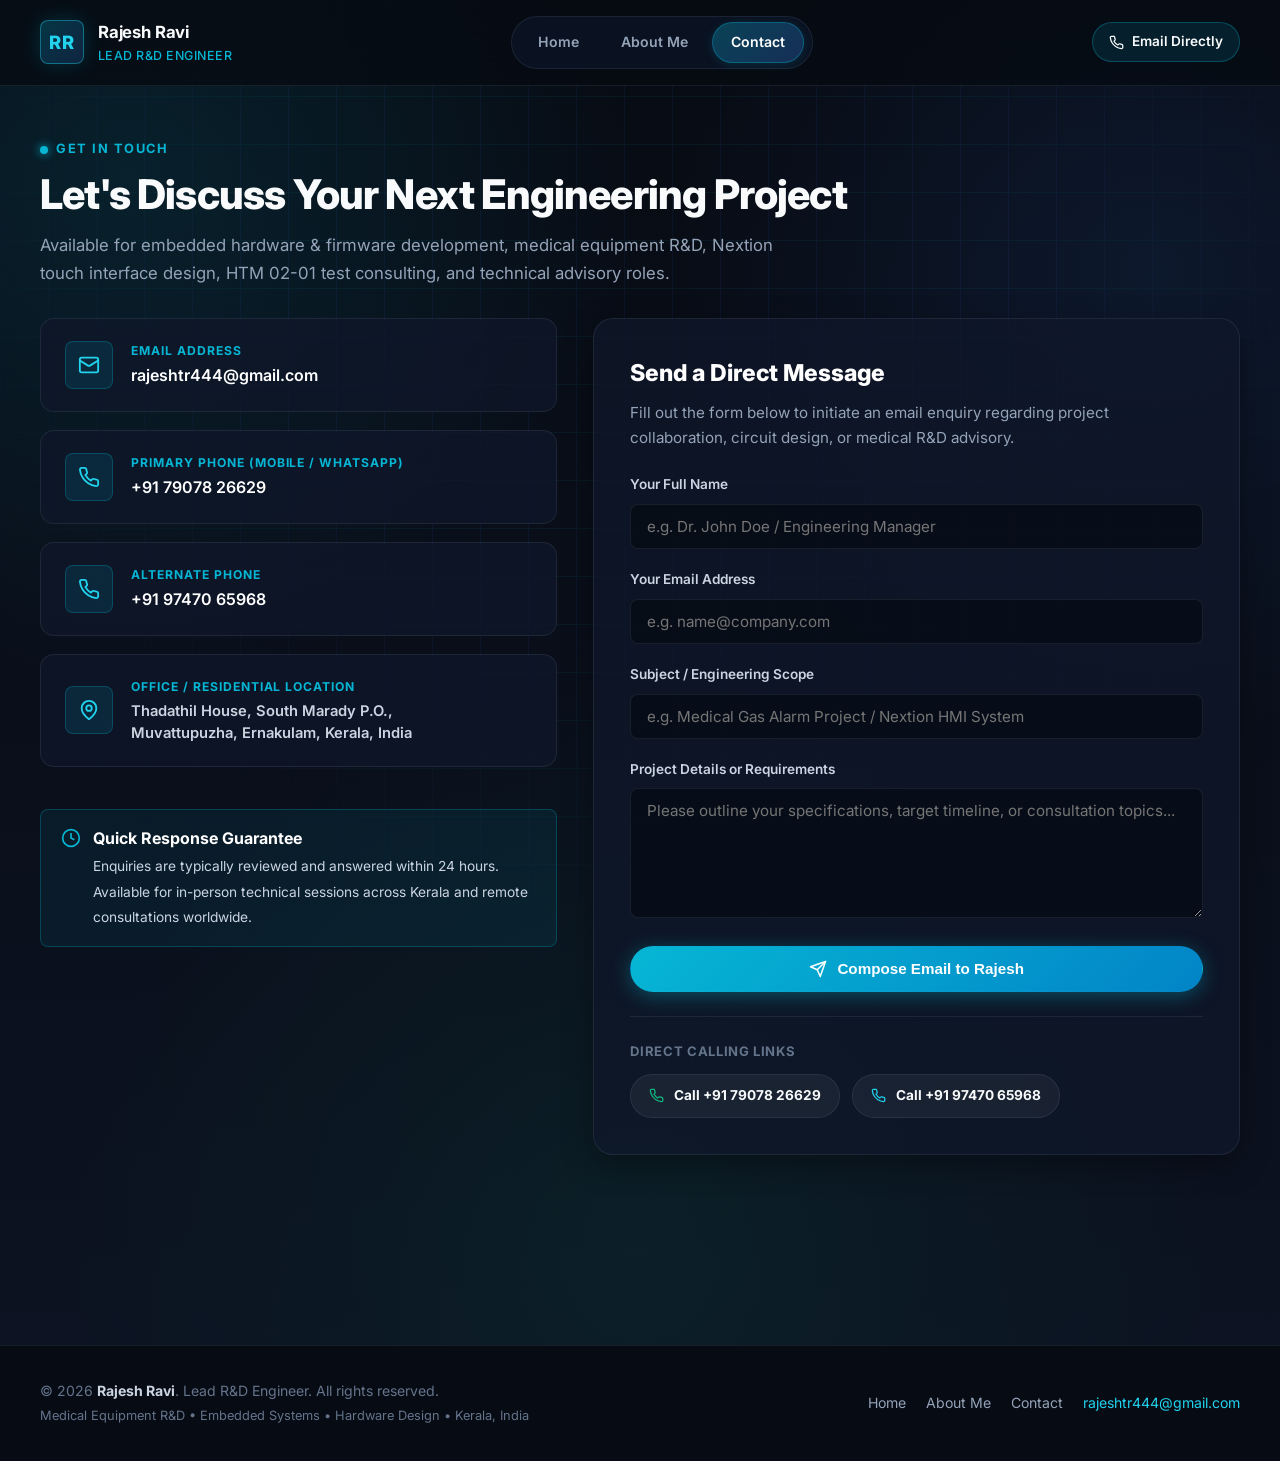
<file: contact.html>
<!DOCTYPE html>
<html lang="en">
<head>
  <meta charset="UTF-8">
  <meta name="viewport" content="width=device-width, initial-scale=1.0">
  <title>Contact | Rajesh Ravi - Lead R&amp;D Engineer</title>
  <meta name="description" content="Get in touch with Rajesh Ravi, Lead R&D Engineer specializing in medical equipment, embedded systems, firmware, and PCB design. Based in Kerala, India.">
  <link rel="preconnect" href="https://fonts.googleapis.com">
  <link rel="preconnect" href="https://fonts.gstatic.com" crossorigin>
  <link href="https://fonts.googleapis.com/css2?family=Inter:wght@400;500;600;700;800&display=swap" rel="stylesheet">
  <link rel="stylesheet" href="styles.css">
</head>
<body>

  <!-- Navigation Header -->
  <header class="site-header">
    <div class="header-container">
      <a class="brand" href="index.html" aria-label="Rajesh Ravi - Home">
        <span class="brand-mark">RR</span>
        <span class="brand-text">
          <strong>Rajesh Ravi</strong>
          <small>Lead R&amp;D Engineer</small>
        </span>
      </a>

      <nav class="main-nav" aria-label="Primary navigation">
        <a href="index.html">Home</a>
        <a href="about.html">About Me</a>
        <a class="active" href="contact.html">Contact</a>
      </nav>

      <a class="header-cta" href="mailto:rajeshtr444@gmail.com">
        <svg width="15" height="15" viewBox="0 0 24 24" fill="none" stroke="currentColor" stroke-width="2" stroke-linecap="round" stroke-linejoin="round"><path d="M22 16.92v3a2 2 0 0 1-2.18 2 19.79 19.79 0 0 1-8.63-3.07 19.5 19.5 0 0 1-6-6 19.79 19.79 0 0 1-3.07-8.67A2 2 0 0 1 4.11 2h3a2 2 0 0 1 2 1.72 12.84 12.84 0 0 0 .7 2.81 2 2 0 0 1-.45 2.11L8.09 9.91a16 16 0 0 0 6 6l1.27-1.27a2 2 0 0 1 2.11-.45 12.84 12.84 0 0 0 2.81.7A2 2 0 0 1 22 16.92z"></path></svg>
        <span>Email Directly</span>
      </a>
    </div>
  </header>

  <main>
    <!-- Contact Page Header -->
    <section class="about-hero" style="padding-bottom: 20px;">
      <p class="eyebrow">Get in Touch</p>
      <h1 class="section-title">Let's Discuss Your Next Engineering Project</h1>
      <p class="section-subtitle" style="max-width: 780px;">
        Available for embedded hardware &amp; firmware development, medical equipment R&amp;D, 
        Nextion touch interface design, HTM 02-01 test consulting, and technical advisory roles.
      </p>
    </section>

    <!-- Contact Channels & Interaction Layout -->
    <section style="padding-top: 10px;">
      <div class="contact-layout">
        
        <!-- Contact Channels List -->
        <div class="contact-info-panel">
          
          <!-- Email Channel -->
          <div class="contact-channel-card">
            <div class="channel-icon">
              <svg width="22" height="22" viewBox="0 0 24 24" fill="none" stroke="currentColor" stroke-width="2" stroke-linecap="round" stroke-linejoin="round"><rect x="2" y="4" width="20" height="16" rx="2"></rect><path d="m22 7-8.97 5.7a1.94 1.94 0 0 1-2.06 0L2 7"></path></svg>
            </div>
            <div class="channel-content">
              <dt>Email Address</dt>
              <dd><a href="mailto:rajeshtr444@gmail.com">rajeshtr444@gmail.com</a></dd>
            </div>
          </div>

          <!-- Primary Phone -->
          <div class="contact-channel-card">
            <div class="channel-icon">
              <svg width="22" height="22" viewBox="0 0 24 24" fill="none" stroke="currentColor" stroke-width="2" stroke-linecap="round" stroke-linejoin="round"><path d="M22 16.92v3a2 2 0 0 1-2.18 2 19.79 19.79 0 0 1-8.63-3.07 19.5 19.5 0 0 1-6-6 19.79 19.79 0 0 1-3.07-8.67A2 2 0 0 1 4.11 2h3a2 2 0 0 1 2 1.72 12.84 12.84 0 0 0 .7 2.81 2 2 0 0 1-.45 2.11L8.09 9.91a16 16 0 0 0 6 6l1.27-1.27a2 2 0 0 1 2.11-.45 12.84 12.84 0 0 0 2.81.7A2 2 0 0 1 22 16.92z"></path></svg>
            </div>
            <div class="channel-content">
              <dt>Primary Phone (Mobile / WhatsApp)</dt>
              <dd><a href="tel:+917907826629">+91 79078 26629</a></dd>
            </div>
          </div>

          <!-- Alternate Phone -->
          <div class="contact-channel-card">
            <div class="channel-icon">
              <svg width="22" height="22" viewBox="0 0 24 24" fill="none" stroke="currentColor" stroke-width="2" stroke-linecap="round" stroke-linejoin="round"><path d="M22 16.92v3a2 2 0 0 1-2.18 2 19.79 19.79 0 0 1-8.63-3.07 19.5 19.5 0 0 1-6-6 19.79 19.79 0 0 1-3.07-8.67A2 2 0 0 1 4.11 2h3a2 2 0 0 1 2 1.72 12.84 12.84 0 0 0 .7 2.81 2 2 0 0 1-.45 2.11L8.09 9.91a16 16 0 0 0 6 6l1.27-1.27a2 2 0 0 1 2.11-.45 12.84 12.84 0 0 0 2.81.7A2 2 0 0 1 22 16.92z"></path></svg>
            </div>
            <div class="channel-content">
              <dt>Alternate Phone</dt>
              <dd><a href="tel:+919747065968">+91 97470 65968</a></dd>
            </div>
          </div>

          <!-- Location -->
          <div class="contact-channel-card">
            <div class="channel-icon">
              <svg width="22" height="22" viewBox="0 0 24 24" fill="none" stroke="currentColor" stroke-width="2" stroke-linecap="round" stroke-linejoin="round"><path d="M20 10c0 6-8 12-8 12s-8-6-8-12a8 8 0 0 1 16 0Z"></path><circle cx="12" cy="10" r="3"></circle></svg>
            </div>
            <div class="channel-content">
              <dt>Office / Residential Location</dt>
              <dd style="font-size: 0.92rem; line-height: 1.5; color: #cbd5e1;">
                Thadathil House, South Marady P.O.,<br>
                Muvattupuzha, Ernakulam, Kerala, India
              </dd>
            </div>
          </div>

          <!-- Availability Alert Box -->
          <div class="availability-alert">
            <svg width="20" height="20" viewBox="0 0 24 24" fill="none" stroke="currentColor" stroke-width="2"><circle cx="12" cy="12" r="10"></circle><polyline points="12 6 12 12 16 14"></polyline></svg>
            <div>
              <strong>Quick Response Guarantee</strong>
              <span>Enquiries are typically reviewed and answered within 24 hours. Available for in-person technical sessions across Kerala and remote consultations worldwide.</span>
            </div>
          </div>

        </div>

        <!-- Contact Message Form -->
        <div class="contact-form-card">
          <h2>Send a Direct Message</h2>
          <p>Fill out the form below to initiate an email enquiry regarding project collaboration, circuit design, or medical R&amp;D advisory.</p>

          <form id="portfolioContactForm" onsubmit="handleContactSubmit(event)">
            <div class="form-group">
              <label for="senderName">Your Full Name</label>
              <input type="text" id="senderName" class="form-control" placeholder="e.g. Dr. John Doe / Engineering Manager" required>
            </div>

            <div class="form-group">
              <label for="senderEmail">Your Email Address</label>
              <input type="email" id="senderEmail" class="form-control" placeholder="e.g. name@company.com" required>
            </div>

            <div class="form-group">
              <label for="projectScope">Subject / Engineering Scope</label>
              <input type="text" id="projectScope" class="form-control" placeholder="e.g. Medical Gas Alarm Project / Nextion HMI System" required>
            </div>

            <div class="form-group">
              <label for="senderMessage">Project Details or Requirements</label>
              <textarea id="senderMessage" class="form-control" placeholder="Please outline your specifications, target timeline, or consultation topics..." required></textarea>
            </div>

            <button type="submit" class="btn primary" style="width: 100%;">
              <svg width="18" height="18" viewBox="0 0 24 24" fill="none" stroke="currentColor" stroke-width="2" stroke-linecap="round" stroke-linejoin="round"><line x1="22" y1="2" x2="11" y2="13"></line><polygon points="22 2 15 22 11 13 2 9 22 2"></polygon></svg>
              <span>Compose Email to Rajesh</span>
            </button>
          </form>

          <div class="quick-call-actions">
            <span style="font-size: 0.82rem; color: var(--text-muted); width: 100%; text-transform: uppercase; letter-spacing: 0.05em; font-weight: 700;">Direct Calling Links</span>
            <a class="btn ghost" href="tel:+917907826629" style="font-size: 0.85rem; padding: 10px 18px;">
              <svg width="15" height="15" viewBox="0 0 24 24" fill="none" stroke="var(--emerald)" stroke-width="2"><path d="M22 16.92v3a2 2 0 0 1-2.18 2 19.79 19.79 0 0 1-8.63-3.07 19.5 19.5 0 0 1-6-6 19.79 19.79 0 0 1-3.07-8.67A2 2 0 0 1 4.11 2h3a2 2 0 0 1 2 1.72 12.84 12.84 0 0 0 .7 2.81 2 2 0 0 1-.45 2.11L8.09 9.91a16 16 0 0 0 6 6l1.27-1.27a2 2 0 0 1 2.11-.45 12.84 12.84 0 0 0 2.81.7A2 2 0 0 1 22 16.92z"></path></svg>
              <span>Call +91 79078 26629</span>
            </a>
            <a class="btn ghost" href="tel:+919747065968" style="font-size: 0.85rem; padding: 10px 18px;">
              <svg width="15" height="15" viewBox="0 0 24 24" fill="none" stroke="var(--cyan-bright)" stroke-width="2"><path d="M22 16.92v3a2 2 0 0 1-2.18 2 19.79 19.79 0 0 1-8.63-3.07 19.5 19.5 0 0 1-6-6 19.79 19.79 0 0 1-3.07-8.67A2 2 0 0 1 4.11 2h3a2 2 0 0 1 2 1.72 12.84 12.84 0 0 0 .7 2.81 2 2 0 0 1-.45 2.11L8.09 9.91a16 16 0 0 0 6 6l1.27-1.27a2 2 0 0 1 2.11-.45 12.84 12.84 0 0 0 2.81.7A2 2 0 0 1 22 16.92z"></path></svg>
              <span>Call +91 97470 65968</span>
            </a>
          </div>
        </div>

      </div>
    </section>
  </main>

  <!-- Site Footer -->
  <footer class="site-footer">
    <div class="footer-container">
      <div class="footer-copy">
        <p>&copy; 2026 <strong>Rajesh Ravi</strong>. Lead R&amp;D Engineer. All rights reserved.</p>
        <p style="margin-top: 4px; font-size: 0.8rem; color: var(--text-muted);">Medical Equipment R&amp;D • Embedded Systems • Hardware Design • Kerala, India</p>
      </div>

      <div class="footer-links">
        <a href="index.html">Home</a>
        <a href="about.html">About Me</a>
        <a href="contact.html">Contact</a>
        <a href="mailto:rajeshtr444@gmail.com" style="color: var(--cyan-bright);">rajeshtr444@gmail.com</a>
      </div>
    </div>
  </footer>

  <!-- Form Submission Handler -->
  <script>
    function handleContactSubmit(e) {
      e.preventDefault();
      const name = document.getElementById('senderName').value;
      const email = document.getElementById('senderEmail').value;
      const subject = document.getElementById('projectScope').value;
      const message = document.getElementById('senderMessage').value;

      const fullSubject = encodeURIComponent(`Portfolio Inquiry: ${subject}`);
      const body = encodeURIComponent(
        `Name: ${name}\nEmail: ${email}\nScope: ${subject}\n\nMessage:\n${message}\n\n-- Sent via Rajesh Ravi Portfolio Website`
      );

      window.location.href = `mailto:rajeshtr444@gmail.com?subject=${fullSubject}&body=${body}`;
    }
  </script>

</body>
</html>
</file>
<file: styles.css>
/* ==========================================================================
   Rajesh Ravi | Lead R&D Engineer - Professional Portfolio Theme
   Specialization: Medical Equipment R&D | Embedded Systems | PCB & Firmware
   ========================================================================== */

:root {
  color-scheme: dark;

  /* Color Palette - Modern Medical & Embedded Engineering */
  --bg-main: #070b13;
  --bg-secondary: #0c1322;
  --panel-bg: rgba(15, 23, 42, 0.75);
  --panel-elevated: #131d33;
  --panel-border: rgba(148, 163, 184, 0.12);
  --panel-border-glow: rgba(6, 182, 212, 0.35);

  /* Typography Colors */
  --text-primary: #f8fafc;
  --text-secondary: #94a3b8;
  --text-muted: #64748b;

  /* Accent & Status Colors */
  --teal-primary: #06b6d4;
  --teal-glow: rgba(6, 182, 212, 0.18);
  --cyan-bright: #22d3ee;
  --blue-tech: #3b82f6;
  --emerald: #10b981;
  --emerald-glow: rgba(16, 185, 129, 0.2);
  --amber: #f59e0b;
  --amber-soft: rgba(245, 158, 11, 0.15);

  /* Shadows & Depth */
  --shadow-sm: 0 2px 8px rgba(0, 0, 0, 0.25);
  --shadow-md: 0 10px 30px rgba(0, 0, 0, 0.35);
  --shadow-lg: 0 20px 50px rgba(0, 0, 0, 0.5);
  --shadow-glow: 0 0 35px rgba(6, 182, 212, 0.15);

  /* Radii & Layout */
  --radius-sm: 8px;
  --radius-md: 14px;
  --radius-lg: 20px;
  --radius-full: 9999px;
  --container-max: 1200px;
  --transition: all 0.24s cubic-bezier(0.16, 1, 0.3, 1);
}

*, *::before, *::after {
  box-sizing: border-box;
  margin: 0;
  padding: 0;
}

html {
  scroll-behavior: smooth;
}

body {
  min-height: 100vh;
  background-color: var(--bg-main);
  background-image:
    radial-gradient(circle at 10% 12%, rgba(6, 182, 212, 0.12), transparent 32rem),
    radial-gradient(circle at 90% 18%, rgba(59, 130, 246, 0.1), transparent 30rem),
    radial-gradient(circle at 50% 85%, rgba(16, 185, 129, 0.08), transparent 36rem),
    linear-gradient(180deg, var(--bg-main) 0%, var(--bg-secondary) 100%);
  color: var(--text-primary);
  font-family: 'Inter', -apple-system, BlinkMacSystemFont, "Segoe UI", Roboto, Helvetica, Arial, sans-serif;
  font-size: 16px;
  line-height: 1.6;
  -webkit-font-smoothing: antialiased;
  -moz-osx-font-smoothing: grayscale;
  position: relative;
  overflow-x: hidden;
}

/* Subtle Technical Circuit & Grid Background */
body::before {
  content: "";
  position: fixed;
  inset: 0;
  pointer-events: none;
  opacity: 0.07;
  background-image:
    linear-gradient(var(--teal-primary) 1px, transparent 1px),
    linear-gradient(90deg, var(--blue-tech) 1px, transparent 1px);
  background-size: 48px 48px;
  mask-image: radial-gradient(circle at 50% 30%, black 40%, transparent 85%);
  z-index: 0;
}

a {
  color: inherit;
  text-decoration: none;
  transition: var(--transition);
}

/* ==========================================================================
   Navigation Header
   ========================================================================== */
.site-header {
  position: sticky;
  top: 0;
  z-index: 100;
  backdrop-filter: blur(20px);
  -webkit-backdrop-filter: blur(20px);
  background: rgba(7, 11, 19, 0.82);
  border-bottom: 1px solid var(--panel-border);
}

.header-container {
  width: min(var(--container-max), calc(100% - 48px));
  margin: 0 auto;
  padding: 16px 0;
  display: flex;
  align-items: center;
  justify-content: space-between;
  gap: 20px;
}

.brand {
  display: inline-flex;
  align-items: center;
  gap: 14px;
}

.brand-mark {
  display: grid;
  place-items: center;
  width: 44px;
  height: 44px;
  border-radius: var(--radius-sm);
  background: linear-gradient(135deg, rgba(6, 182, 212, 0.25), rgba(59, 130, 246, 0.2));
  border: 1px solid rgba(34, 211, 238, 0.4);
  color: var(--cyan-bright);
  font-weight: 800;
  font-size: 1.15rem;
  letter-spacing: 0.05em;
  box-shadow: 0 0 20px rgba(6, 182, 212, 0.2);
}

.brand-text {
  display: flex;
  flex-direction: column;
}

.brand-text strong {
  font-size: 1.05rem;
  font-weight: 700;
  color: var(--text-primary);
  letter-spacing: -0.01em;
}

.brand-text small {
  font-size: 0.78rem;
  font-weight: 500;
  color: var(--teal-primary);
  letter-spacing: 0.04em;
  text-transform: uppercase;
}

.main-nav {
  display: flex;
  align-items: center;
  gap: 6px;
  background: rgba(15, 23, 42, 0.65);
  border: 1px solid var(--panel-border);
  padding: 5px 8px;
  border-radius: var(--radius-full);
}

.main-nav a {
  padding: 8px 18px;
  font-size: 0.88rem;
  font-weight: 600;
  color: var(--text-secondary);
  border-radius: var(--radius-full);
  display: inline-flex;
  align-items: center;
  gap: 8px;
}

.main-nav a:hover {
  color: var(--text-primary);
  background: rgba(255, 255, 255, 0.05);
}

.main-nav a.active {
  color: #fff;
  background: linear-gradient(135deg, rgba(6, 182, 212, 0.3), rgba(59, 130, 246, 0.25));
  border: 1px solid rgba(6, 182, 212, 0.35);
  box-shadow: 0 2px 10px rgba(6, 182, 212, 0.15);
}

.header-cta {
  display: inline-flex;
  align-items: center;
  gap: 8px;
  font-size: 0.85rem;
  font-weight: 600;
  color: var(--text-primary);
  background: rgba(6, 182, 212, 0.12);
  border: 1px solid rgba(6, 182, 212, 0.3);
  padding: 8px 16px;
  border-radius: var(--radius-full);
}

.header-cta:hover {
  background: var(--teal-primary);
  color: #041018;
  border-color: var(--teal-primary);
  box-shadow: 0 0 20px rgba(6, 182, 212, 0.4);
}

/* ==========================================================================
   General Containers & Sections
   ========================================================================== */
main {
  width: min(var(--container-max), calc(100% - 48px));
  margin: 0 auto;
  position: relative;
  z-index: 1;
}

section {
  padding: 60px 0;
}

.section-header {
  margin-bottom: 38px;
}

.eyebrow {
  display: inline-flex;
  align-items: center;
  gap: 8px;
  color: var(--teal-primary);
  font-size: 0.8rem;
  font-weight: 700;
  letter-spacing: 0.12em;
  text-transform: uppercase;
  margin-bottom: 10px;
}

.eyebrow::before {
  content: "";
  display: inline-block;
  width: 8px;
  height: 8px;
  border-radius: 50%;
  background: var(--teal-primary);
  box-shadow: 0 0 10px var(--teal-primary);
}

.section-title {
  font-size: clamp(1.8rem, 3.2vw, 2.75rem);
  font-weight: 800;
  letter-spacing: -0.02em;
  line-height: 1.2;
  color: var(--text-primary);
  margin-bottom: 12px;
}

.section-subtitle {
  color: var(--text-secondary);
  font-size: 1.05rem;
  max-width: 720px;
  line-height: 1.7;
}

/* ==========================================================================
   Hero Section
   ========================================================================== */
.hero-section {
  display: grid;
  grid-template-columns: 1.25fr 0.85fr;
  gap: 50px;
  align-items: center;
  min-height: 76vh;
  padding: 50px 0 60px;
}

.status-badge {
  display: inline-flex;
  align-items: center;
  gap: 10px;
  padding: 6px 14px;
  border-radius: var(--radius-full);
  background: rgba(16, 185, 129, 0.1);
  border: 1px solid rgba(16, 185, 129, 0.28);
  font-size: 0.8rem;
  font-weight: 600;
  color: #34d399;
  margin-bottom: 22px;
}

.pulse-dot {
  width: 8px;
  height: 8px;
  border-radius: 50%;
  background: #10b981;
  box-shadow: 0 0 12px #10b981;
  animation: pulse 2s infinite ease-in-out;
}

@keyframes pulse {
  0%, 100% { opacity: 1; transform: scale(1); }
  50% { opacity: 0.4; transform: scale(1.3); }
}

.hero-copy h1 {
  font-size: clamp(2.4rem, 4.5vw, 4rem);
  font-weight: 800;
  letter-spacing: -0.03em;
  line-height: 1.12;
  margin-bottom: 22px;
  color: #ffffff;
}

.text-gradient {
  background: linear-gradient(135deg, #ffffff 30%, var(--cyan-bright) 100%);
  -webkit-background-clip: text;
  background-clip: text;
  -webkit-text-fill-color: transparent;
}

.hero-lead {
  font-size: 1.15rem;
  line-height: 1.75;
  color: var(--text-secondary);
  max-width: 620px;
  margin-bottom: 32px;
}

.hero-actions {
  display: flex;
  flex-wrap: wrap;
  gap: 14px;
  margin-bottom: 40px;
}

/* Buttons */
.btn {
  display: inline-flex;
  align-items: center;
  justify-content: center;
  gap: 10px;
  padding: 13px 26px;
  border-radius: var(--radius-full);
  font-size: 0.95rem;
  font-weight: 700;
  cursor: pointer;
  border: 1px solid transparent;
  transition: var(--transition);
}

.btn.primary {
  background: linear-gradient(135deg, var(--teal-primary), #0284c7);
  color: #ffffff;
  box-shadow: 0 4px 20px rgba(6, 182, 212, 0.35);
}

.btn.primary:hover {
  transform: translateY(-2px);
  box-shadow: 0 6px 28px rgba(6, 182, 212, 0.5);
  background: linear-gradient(135deg, #0891b2, #0369a1);
}

.btn.ghost {
  background: rgba(255, 255, 255, 0.05);
  color: var(--text-primary);
  border-color: var(--panel-border);
}

.btn.ghost:hover {
  background: rgba(255, 255, 255, 0.1);
  border-color: rgba(255, 255, 255, 0.25);
  transform: translateY(-2px);
}

/* Hero Profile Card */
.hero-profile-card {
  background: var(--panel-bg);
  border: 1px solid var(--panel-border);
  border-radius: var(--radius-lg);
  padding: 34px 28px;
  box-shadow: var(--shadow-lg), var(--shadow-glow);
  position: relative;
  overflow: hidden;
  backdrop-filter: blur(16px);
  text-align: center;
}

.hero-profile-card::before {
  content: "";
  position: absolute;
  top: 0;
  left: 0;
  right: 0;
  height: 3px;
  background: linear-gradient(90deg, var(--teal-primary), var(--blue-tech), var(--emerald));
}

.profile-avatar-wrapper {
  position: relative;
  width: 140px;
  height: 140px;
  margin: 0 auto 20px;
}

.profile-avatar-wrapper::after {
  content: "";
  position: absolute;
  inset: -6px;
  border-radius: 50%;
  background: linear-gradient(135deg, var(--teal-primary), var(--blue-tech));
  z-index: 1;
  opacity: 0.7;
}

.profile-avatar-wrapper img {
  position: relative;
  z-index: 2;
  width: 100%;
  height: 100%;
  border-radius: 50%;
  object-fit: cover;
  object-position: center top;
  border: 3px solid var(--bg-main);
  background: var(--panel-elevated);
}

.profile-name {
  font-size: 1.45rem;
  font-weight: 800;
  color: #fff;
  margin-bottom: 4px;
}

.profile-role {
  font-size: 0.88rem;
  color: var(--teal-primary);
  font-weight: 700;
  margin-bottom: 6px;
  text-transform: uppercase;
  letter-spacing: 0.05em;
}

.profile-location {
  display: inline-flex;
  align-items: center;
  gap: 6px;
  font-size: 0.82rem;
  color: var(--text-muted);
  margin-bottom: 24px;
}

.hero-stats-row {
  display: grid;
  grid-template-columns: repeat(3, 1fr);
  gap: 12px;
  border-top: 1px solid var(--panel-border);
  padding-top: 22px;
}

.stat-item {
  display: flex;
  flex-direction: column;
}

.stat-item strong {
  font-size: 1.5rem;
  font-weight: 800;
  color: #fff;
  background: linear-gradient(135deg, #ffffff, var(--cyan-bright));
  -webkit-background-clip: text;
  background-clip: text;
  -webkit-text-fill-color: transparent;
}

.stat-item span {
  font-size: 0.72rem;
  font-weight: 600;
  color: var(--text-secondary);
  text-transform: uppercase;
  letter-spacing: 0.04em;
  margin-top: 4px;
}

/* ==========================================================================
   Core Competencies / Pillars
   ========================================================================== */
.competency-grid {
  display: grid;
  grid-template-columns: repeat(4, 1fr);
  gap: 20px;
}

.competency-card {
  background: var(--panel-bg);
  border: 1px solid var(--panel-border);
  border-radius: var(--radius-md);
  padding: 28px 24px;
  transition: var(--transition);
  position: relative;
  overflow: hidden;
}

.competency-card:hover {
  transform: translateY(-4px);
  border-color: var(--panel-border-glow);
  box-shadow: 0 14px 34px rgba(0, 0, 0, 0.3), var(--shadow-glow);
  background: var(--panel-elevated);
}

.competency-icon {
  width: 44px;
  height: 44px;
  display: grid;
  place-items: center;
  border-radius: var(--radius-sm);
  background: rgba(6, 182, 212, 0.12);
  border: 1px solid rgba(6, 182, 212, 0.25);
  color: var(--cyan-bright);
  margin-bottom: 20px;
}

.competency-card h3 {
  font-size: 1.15rem;
  font-weight: 700;
  color: #fff;
  margin-bottom: 10px;
  line-height: 1.35;
}

.competency-card p {
  font-size: 0.9rem;
  color: var(--text-secondary);
  line-height: 1.65;
}

/* ==========================================================================
   Projects Showcase Section
   ========================================================================== */
.projects-header-wrapper {
  display: flex;
  align-items: flex-end;
  justify-content: space-between;
  flex-wrap: wrap;
  gap: 20px;
  margin-bottom: 34px;
}

.filter-tabs {
  display: flex;
  flex-wrap: wrap;
  gap: 8px;
  background: rgba(15, 23, 42, 0.7);
  border: 1px solid var(--panel-border);
  padding: 5px;
  border-radius: var(--radius-full);
}

.filter-btn {
  background: transparent;
  border: none;
  color: var(--text-secondary);
  font-size: 0.84rem;
  font-weight: 600;
  padding: 8px 16px;
  border-radius: var(--radius-full);
  cursor: pointer;
  transition: var(--transition);
}

.filter-btn:hover {
  color: #fff;
}

.filter-btn.active {
  background: var(--teal-primary);
  color: #041018;
  font-weight: 700;
  box-shadow: 0 2px 10px rgba(6, 182, 212, 0.3);
}

.projects-grid {
  display: grid;
  grid-template-columns: repeat(auto-fill, minmax(350px, 1fr));
  gap: 24px;
}

.project-card {
  background: var(--panel-bg);
  border: 1px solid var(--panel-border);
  border-radius: var(--radius-md);
  padding: 28px;
  display: flex;
  flex-direction: column;
  transition: var(--transition);
  position: relative;
  overflow: hidden;
}

.project-card:hover {
  transform: translateY(-5px);
  border-color: var(--panel-border-glow);
  box-shadow: 0 16px 40px rgba(0, 0, 0, 0.4), var(--shadow-glow);
  background: var(--panel-elevated);
}

.project-card.featured {
  border-color: rgba(6, 182, 212, 0.4);
  background: linear-gradient(180deg, rgba(14, 25, 46, 0.9) 0%, rgba(15, 23, 42, 0.8) 100%);
}

.project-card.featured::before {
  content: "";
  position: absolute;
  top: 0;
  left: 0;
  right: 0;
  height: 3px;
  background: linear-gradient(90deg, var(--teal-primary), var(--cyan-bright));
}

.card-top {
  display: flex;
  align-items: center;
  justify-content: space-between;
  margin-bottom: 16px;
}

.project-category-tag {
  display: inline-flex;
  align-items: center;
  gap: 6px;
  font-size: 0.72rem;
  font-weight: 700;
  letter-spacing: 0.08em;
  text-transform: uppercase;
  color: var(--cyan-bright);
  background: rgba(6, 182, 212, 0.1);
  border: 1px solid rgba(6, 182, 212, 0.25);
  padding: 4px 10px;
  border-radius: var(--radius-full);
}

.project-card.featured .project-category-tag {
  background: rgba(245, 158, 11, 0.12);
  border-color: rgba(245, 158, 11, 0.35);
  color: var(--amber);
}

.project-id {
  font-size: 0.8rem;
  font-weight: 700;
  color: var(--text-muted);
  font-variant-numeric: tabular-nums;
}

.project-title {
  font-size: 1.25rem;
  font-weight: 800;
  color: #fff;
  line-height: 1.35;
  margin-bottom: 12px;
}

.project-desc {
  font-size: 0.9rem;
  line-height: 1.65;
  color: var(--text-secondary);
  margin-bottom: 22px;
  flex-grow: 1;
}

.tech-tag-group {
  display: flex;
  flex-wrap: wrap;
  gap: 8px;
  margin-top: auto;
  border-top: 1px solid var(--panel-border);
  padding-top: 18px;
}

.tech-tag {
  font-size: 0.74rem;
  font-weight: 600;
  color: #cbd5e1;
  background: rgba(255, 255, 255, 0.05);
  border: 1px solid rgba(255, 255, 255, 0.08);
  padding: 4px 10px;
  border-radius: var(--radius-full);
}

/* ==========================================================================
   Technical Skills Matrix
   ========================================================================== */
.skills-matrix {
  display: grid;
  grid-template-columns: repeat(3, 1fr);
  gap: 24px;
}

.matrix-group {
  background: var(--panel-bg);
  border: 1px solid var(--panel-border);
  border-radius: var(--radius-md);
  padding: 28px;
}

.matrix-group h3 {
  display: flex;
  align-items: center;
  gap: 10px;
  font-size: 1.1rem;
  font-weight: 700;
  color: #fff;
  margin-bottom: 18px;
}

.matrix-group h3 svg {
  color: var(--teal-primary);
}

.skill-badges {
  display: flex;
  flex-wrap: wrap;
  gap: 8px;
}

.skill-chip {
  display: inline-flex;
  align-items: center;
  font-size: 0.82rem;
  font-weight: 600;
  color: #e2e8f0;
  background: rgba(255, 255, 255, 0.04);
  border: 1px solid var(--panel-border);
  padding: 6px 12px;
  border-radius: var(--radius-sm);
  transition: var(--transition);
}

.skill-chip:hover {
  background: rgba(6, 182, 212, 0.12);
  border-color: rgba(6, 182, 212, 0.3);
  color: #fff;
}

/* ==========================================================================
   Call To Action Banner
   ========================================================================== */
.cta-banner {
  background: linear-gradient(135deg, rgba(14, 25, 46, 0.95), rgba(7, 11, 19, 0.95));
  border: 1px solid rgba(6, 182, 212, 0.28);
  border-radius: var(--radius-lg);
  padding: 50px 40px;
  text-align: center;
  margin: 60px 0 40px;
  position: relative;
  overflow: hidden;
  box-shadow: var(--shadow-lg), 0 0 50px rgba(6, 182, 212, 0.1);
}

.cta-banner::before {
  content: "";
  position: absolute;
  top: 0;
  left: 20%;
  right: 20%;
  height: 1px;
  background: linear-gradient(90deg, transparent, var(--cyan-bright), transparent);
}

.cta-content {
  max-width: 680px;
  margin: 0 auto;
}

.cta-banner h2 {
  font-size: clamp(1.8rem, 3.2vw, 2.5rem);
  font-weight: 800;
  color: #fff;
  margin-bottom: 14px;
}

.cta-banner p {
  color: var(--text-secondary);
  font-size: 1.05rem;
  line-height: 1.7;
  margin-bottom: 28px;
}

/* ==========================================================================
   About Page Layout & Career Timeline
   ========================================================================== */
.about-hero {
  padding: 50px 0 30px;
}

.about-grid {
  display: grid;
  grid-template-columns: 1.35fr 0.85fr;
  gap: 40px;
  align-items: start;
}

.timeline {
  position: relative;
  padding-left: 28px;
}

.timeline::before {
  content: "";
  position: absolute;
  top: 8px;
  bottom: 8px;
  left: 6px;
  width: 2px;
  background: linear-gradient(180deg, var(--teal-primary), var(--blue-tech), rgba(255, 255, 255, 0.1));
}

.timeline-item {
  position: relative;
  margin-bottom: 38px;
}

.timeline-dot {
  position: absolute;
  top: 4px;
  left: -28px;
  width: 14px;
  height: 14px;
  border-radius: 50%;
  background: var(--bg-main);
  border: 2px solid var(--teal-primary);
  box-shadow: 0 0 10px var(--teal-primary);
}

.timeline-date {
  font-size: 0.8rem;
  font-weight: 700;
  color: var(--teal-primary);
  text-transform: uppercase;
  letter-spacing: 0.08em;
  margin-bottom: 6px;
  display: block;
}

.timeline-role {
  font-size: 1.25rem;
  font-weight: 800;
  color: #fff;
  margin-bottom: 4px;
}

.timeline-company {
  font-size: 0.95rem;
  font-weight: 600;
  color: #cbd5e1;
  margin-bottom: 12px;
}

.timeline-desc {
  font-size: 0.92rem;
  color: var(--text-secondary);
  line-height: 1.7;
  margin-bottom: 12px;
}

.timeline-highlights {
  list-style: none;
  padding: 0;
  margin: 12px 0 0;
  display: grid;
  gap: 8px;
}

.timeline-highlights li {
  font-size: 0.88rem;
  color: var(--text-secondary);
  display: flex;
  align-items: flex-start;
  gap: 8px;
  line-height: 1.6;
}

.timeline-highlights li::before {
  content: "▹";
  color: var(--cyan-bright);
  font-size: 1rem;
  line-height: 1.4;
}

.sidebar-panel {
  background: var(--panel-bg);
  border: 1px solid var(--panel-border);
  border-radius: var(--radius-md);
  padding: 30px 26px;
  position: sticky;
  top: 90px;
}

.sidebar-panel h3 {
  font-size: 1.15rem;
  font-weight: 700;
  color: #fff;
  margin-bottom: 16px;
  display: flex;
  align-items: center;
  gap: 8px;
}

.expertise-list {
  list-style: none;
  display: grid;
  gap: 12px;
}

.expertise-list li {
  display: flex;
  align-items: flex-start;
  gap: 10px;
  font-size: 0.9rem;
  color: #cbd5e1;
  line-height: 1.5;
}

.expertise-list li svg {
  flex-shrink: 0;
  color: var(--emerald);
  margin-top: 3px;
}

/* Details 2-Column Grid */
.details-grid {
  display: grid;
  grid-template-columns: repeat(2, 1fr);
  gap: 24px;
  margin-top: 20px;
}

.detail-card {
  background: var(--panel-bg);
  border: 1px solid var(--panel-border);
  border-radius: var(--radius-md);
  padding: 26px;
}

.detail-card h3 {
  font-size: 1.1rem;
  font-weight: 700;
  color: #fff;
  margin-bottom: 12px;
  display: flex;
  align-items: center;
  gap: 8px;
}

.detail-card p {
  font-size: 0.92rem;
  color: var(--text-secondary);
  line-height: 1.7;
}

/* ==========================================================================
   Contact Page Layout
   ========================================================================== */
.contact-layout {
  display: grid;
  grid-template-columns: 1fr 1.25fr;
  gap: 36px;
  align-items: start;
  padding-bottom: 70px;
}

.contact-info-panel {
  display: grid;
  gap: 18px;
}

.contact-channel-card {
  background: var(--panel-bg);
  border: 1px solid var(--panel-border);
  border-radius: var(--radius-md);
  padding: 22px 24px;
  display: flex;
  align-items: center;
  gap: 18px;
  transition: var(--transition);
}

.contact-channel-card:hover {
  transform: translateX(4px);
  border-color: var(--panel-border-glow);
  background: var(--panel-elevated);
}

.channel-icon {
  width: 48px;
  height: 48px;
  border-radius: var(--radius-sm);
  background: rgba(6, 182, 212, 0.12);
  border: 1px solid rgba(6, 182, 212, 0.25);
  color: var(--cyan-bright);
  display: grid;
  place-items: center;
  flex-shrink: 0;
}

.channel-content dt {
  font-size: 0.76rem;
  font-weight: 700;
  text-transform: uppercase;
  letter-spacing: 0.08em;
  color: var(--teal-primary);
  margin-bottom: 3px;
}

.channel-content dd {
  font-size: 1rem;
  font-weight: 600;
  color: #fff;
}

.channel-content a {
  color: #fff;
}

.channel-content a:hover {
  color: var(--cyan-bright);
  text-decoration: underline;
}

/* Contact Form & Actions */
.contact-form-card {
  background: var(--panel-bg);
  border: 1px solid var(--panel-border);
  border-radius: var(--radius-lg);
  padding: 36px;
  box-shadow: var(--shadow-md);
}

.contact-form-card h2 {
  font-size: 1.45rem;
  font-weight: 800;
  color: #fff;
  margin-bottom: 8px;
}

.contact-form-card > p {
  font-size: 0.95rem;
  color: var(--text-secondary);
  line-height: 1.65;
  margin-bottom: 24px;
}

.form-group {
  margin-bottom: 20px;
}

.form-group label {
  display: block;
  font-size: 0.85rem;
  font-weight: 600;
  color: #cbd5e1;
  margin-bottom: 8px;
}

.form-control {
  width: 100%;
  background: rgba(7, 11, 19, 0.7);
  border: 1px solid var(--panel-border);
  border-radius: var(--radius-sm);
  padding: 12px 16px;
  font-family: inherit;
  font-size: 0.95rem;
  color: #fff;
  transition: var(--transition);
}

.form-control:focus {
  outline: none;
  border-color: var(--teal-primary);
  box-shadow: 0 0 0 3px rgba(6, 182, 212, 0.15);
}

textarea.form-control {
  resize: vertical;
  min-height: 130px;
}

.quick-call-actions {
  display: flex;
  flex-wrap: wrap;
  gap: 12px;
  margin-top: 24px;
  padding-top: 24px;
  border-top: 1px solid var(--panel-border);
}

.availability-alert {
  margin-top: 24px;
  padding: 16px 20px;
  border-radius: var(--radius-sm);
  background: rgba(6, 182, 212, 0.08);
  border: 1px solid rgba(6, 182, 212, 0.25);
  display: flex;
  align-items: flex-start;
  gap: 12px;
}

.availability-alert svg {
  color: var(--teal-primary);
  flex-shrink: 0;
  margin-top: 2px;
}

.availability-alert span {
  font-size: 0.86rem;
  color: #cbd5e1;
  line-height: 1.6;
}

.availability-alert strong {
  color: #fff;
  display: block;
  margin-bottom: 2px;
}

/* ==========================================================================
   Footer
   ========================================================================== */
.site-footer {
  border-top: 1px solid var(--panel-border);
  background: rgba(7, 11, 19, 0.95);
  margin-top: 60px;
}

.footer-container {
  width: min(var(--container-max), calc(100% - 48px));
  margin: 0 auto;
  padding: 34px 0;
  display: flex;
  align-items: center;
  justify-content: space-between;
  flex-wrap: wrap;
  gap: 18px;
}

.footer-copy {
  font-size: 0.88rem;
  color: var(--text-muted);
}

.footer-copy strong {
  color: #cbd5e1;
}

.footer-links {
  display: flex;
  align-items: center;
  gap: 20px;
  font-size: 0.88rem;
}

.footer-links a {
  color: var(--text-secondary);
}

.footer-links a:hover {
  color: var(--cyan-bright);
}

/* ==========================================================================
   Responsive Breakpoints
   ========================================================================== */
@media (max-width: 1024px) {
  .hero-section {
    grid-template-columns: 1fr;
    gap: 40px;
    padding-top: 30px;
  }

  .hero-profile-card {
    max-width: 480px;
    margin: 0 auto;
    width: 100%;
  }

  .competency-grid {
    grid-template-columns: repeat(2, 1fr);
  }

  .skills-matrix {
    grid-template-columns: 1fr;
  }

  .about-grid {
    grid-template-columns: 1fr;
  }

  .sidebar-panel {
    position: static;
  }

  .contact-layout {
    grid-template-columns: 1fr;
  }
}

@media (max-width: 768px) {
  .header-container {
    flex-wrap: wrap;
  }

  .main-nav {
    order: 3;
    width: 100%;
    justify-content: space-around;
  }

  .header-cta {
    display: none;
  }

  .competency-grid,
  .projects-grid,
  .details-grid {
    grid-template-columns: 1fr;
  }

  .projects-header-wrapper {
    flex-direction: column;
    align-items: flex-start;
  }

  .filter-tabs {
    width: 100%;
    overflow-x: auto;
    white-space: nowrap;
    padding: 6px;
  }

  .filter-btn {
    flex-shrink: 0;
  }

  .hero-stats-row {
    grid-template-columns: 1fr;
    gap: 16px;
  }

  .cta-banner {
    padding: 36px 20px;
  }

  .footer-container {
    flex-direction: column;
    align-items: flex-start;
  }
}

@media (max-width: 480px) {
  .hero-copy h1 {
    font-size: 2.2rem;
  }

  .hero-actions {
    flex-direction: column;
    width: 100%;
  }

  .hero-actions .btn {
    width: 100%;
  }

  .contact-form-card {
    padding: 24px 18px;
  }
}
</file>
